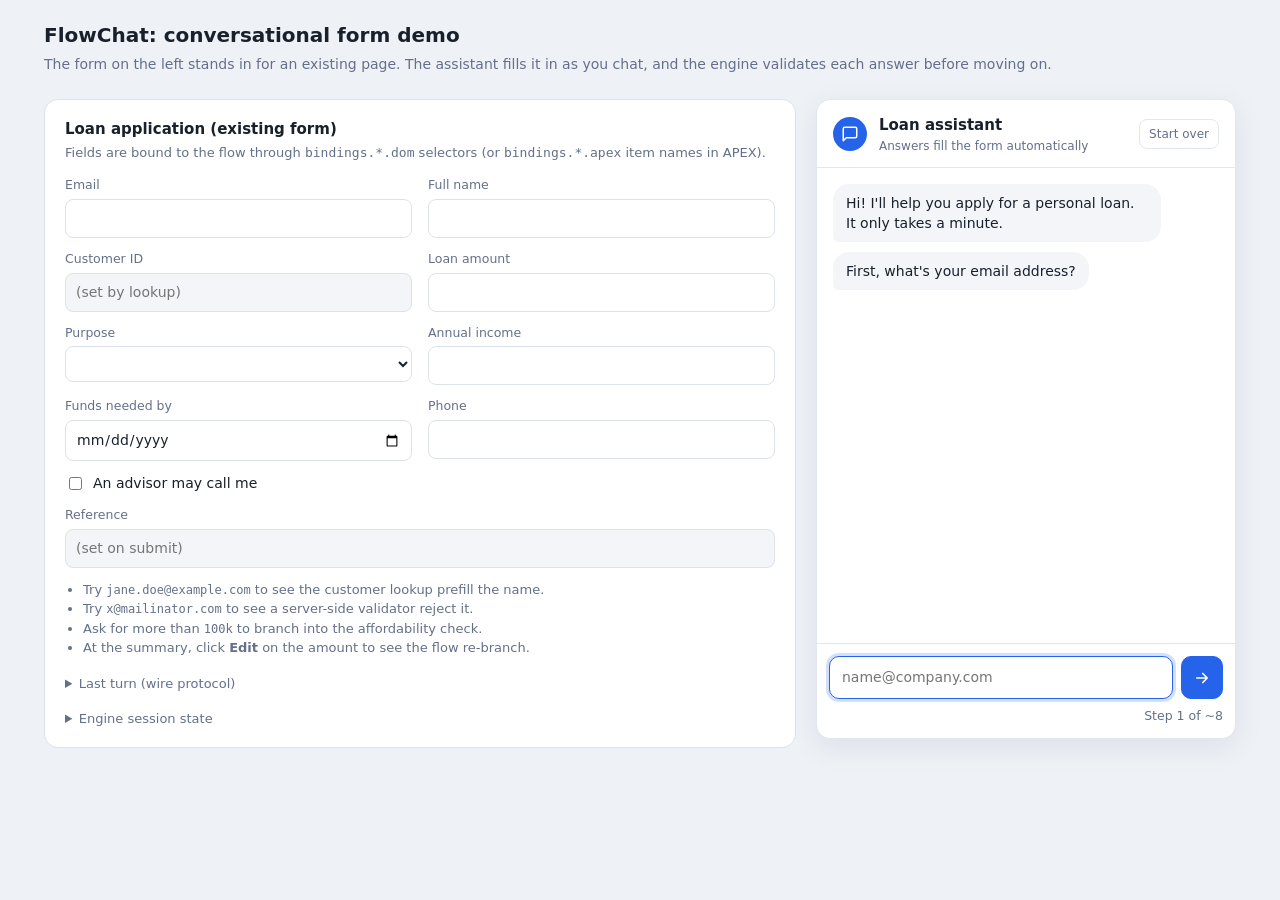
<file: demo/index.html>
<!doctype html>
<html lang="en">
<head>
<meta charset="utf-8">
<meta name="viewport" content="width=device-width, initial-scale=1">
<title>FlowChat Demo</title>
<style>
  :root {
    --bg: #eef1f6; --panel: #fff; --text: #18202c; --muted: #64708a; --border: #dde2ea; --accent: #2563eb;
    --code-bg: #0f172a; --code-text: #cbd5e1;
  }
  @media (prefers-color-scheme: dark) {
    :root:not([data-theme="light"]) { --bg: #0d1117; --panel: #161b24; --text: #e8ecf3; --muted: #97a1b6; --border: #2e3747; }
  }
  :root[data-theme="dark"] { --bg: #0d1117; --panel: #161b24; --text: #e8ecf3; --muted: #97a1b6; --border: #2e3747; }
  * { box-sizing: border-box; }
  body { margin: 0; background: var(--bg); color: var(--text); font: 15px/1.5 system-ui, -apple-system, "Segoe UI", Roboto, sans-serif; }
  .top { padding: 20px 24px 8px; max-width: 1240px; margin: 0 auto; }
  .top h1 { font-size: 20px; margin: 0 0 4px; }
  .top p { margin: 0; color: var(--muted); font-size: 14px; }
  main { max-width: 1240px; margin: 0 auto; padding: 16px 24px 32px; display: grid; grid-template-columns: 1fr 420px; gap: 20px; align-items: start; }
  .panel { background: var(--panel); border: 1px solid var(--border); border-radius: 14px; padding: 18px 20px; }
  .panel h2 { font-size: 15px; margin: 0 0 2px; }
  .panel .hint { color: var(--muted); font-size: 13px; margin: 0 0 14px; }
  form.classic { display: grid; grid-template-columns: 1fr 1fr; gap: 12px 16px; }
  form.classic label { display: flex; flex-direction: column; gap: 4px; font-size: 12.5px; color: var(--muted); }
  form.classic label.full { grid-column: 1 / -1; }
  form.classic input, form.classic select { font: inherit; font-size: 14px; color: var(--text); background: var(--panel);
    border: 1px solid var(--border); border-radius: 8px; padding: 8px 10px; }
  form.classic .check { flex-direction: row; align-items: center; gap: 8px; color: var(--text); font-size: 14px; }
  form.classic input[readonly] { background: color-mix(in srgb, var(--border) 35%, var(--panel)); }
  details { margin-top: 16px; }
  summary { cursor: pointer; font-size: 13px; color: var(--muted); }
  pre { background: var(--code-bg); color: var(--code-text); border-radius: 10px; padding: 12px; font-size: 12px; max-height: 320px; overflow: auto; margin: 8px 0 0; }
  .tips { font-size: 13px; color: var(--muted); margin: 12px 0 0; padding-left: 18px; }
  .tips code { font-size: 12px; }
  flow-chat { position: sticky; top: 16px; --fc-height: min(640px, calc(100vh - 40px)); }
  @media (max-width: 900px) {
    main { grid-template-columns: 1fr; padding: 12px 16px 24px; }
    .top { padding: 16px 16px 4px; }
    flow-chat { position: static; order: -1; --fc-height: 520px; }
    form.classic { grid-template-columns: 1fr; }
  }
</style>
</head>
<body>
  <div class="top">
    <h1>FlowChat: conversational form demo</h1>
    <p>The form on the left stands in for an existing page. The assistant fills it in as you chat, and the engine validates each answer before moving on.</p>
  </div>

  <main>
    <section class="panel">
      <h2>Loan application (existing form)</h2>
      <p class="hint">Fields are bound to the flow through <code>bindings.*.dom</code> selectors (or <code>bindings.*.apex</code> item names in APEX).</p>
      <form class="classic" id="loanForm" onsubmit="return false">
        <label>Email <input id="email" type="email"></label>
        <label>Full name <input id="applicant_name"></label>
        <label>Customer ID <input id="customer_id" readonly placeholder="(set by lookup)"></label>
        <label>Loan amount <input id="amount" inputmode="decimal"></label>
        <label>Purpose
          <select id="purpose">
            <option value=""></option><option value="HOME">Home improvement</option><option value="CAR">Car</option>
            <option value="EDU">Education</option><option value="DEBT">Debt consolidation</option><option value="OTHER">Something else</option>
          </select>
        </label>
        <label>Annual income <input id="annual_income" inputmode="decimal"></label>
        <label>Funds needed by <input id="start_date" type="date"></label>
        <label>Phone <input id="phone" type="tel"></label>
        <label class="full check"><input id="contact_ok" type="checkbox"> An advisor may call me</label>
        <label class="full">Reference <input id="reference" readonly placeholder="(set on submit)"></label>
      </form>

      <ul class="tips">
        <li>Try <code>jane.doe@example.com</code> to see the customer lookup prefill the name.</li>
        <li>Try <code>x@mailinator.com</code> to see a server-side validator reject it.</li>
        <li>Ask for more than <code>100k</code> to branch into the affordability check.</li>
        <li>At the summary, click <b>Edit</b> on the amount to see the flow re-branch.</li>
      </ul>

      <details>
        <summary>Last turn (wire protocol)</summary>
        <pre id="turnJson">-</pre>
      </details>
      <details>
        <summary>Engine session state</summary>
        <pre id="stateJson">-</pre>
      </details>
    </section>

    <flow-chat id="chat" flow="loan_application" transport="local" adapter="dom" form="#loanForm"
               heading="Loan assistant" subheading="Answers fill the form automatically" manual-start></flow-chat>
  </main>

  <script src="../widget/flowchat-engine.js"></script>
  <script src="../widget/flowchat.js"></script>
  <script src="demo-connectors.js"></script>
  <script src="demo-lovs.js"></script>
  <script>
    (async function () {
      const chat = document.getElementById('chat');
      try {
        const flow = await fetch('../flows/loan_application.json').then((r) => r.json());
        const engine = FlowChatEngine.createEngine({ flows: [flow], connectors: FlowChatDemoConnectors, lovs: FlowChatDemoLovs });
        chat.configure({ transport: new FlowChat.LocalTransport(engine) });
        chat.addEventListener('fc-turn', (e) => {
          document.getElementById('turnJson').textContent = JSON.stringify(e.detail, null, 2);
          document.getElementById('stateJson').textContent = JSON.stringify(engine.getState(chat.sessionId), null, 2);
        });
        chat.start();
      } catch (e) {
        document.getElementById('turnJson').textContent = 'Could not load the flow: ' + e.message + '\nServe this folder over HTTP (see README).';
      }
    })();
  </script>
</body>
</html>
</file>
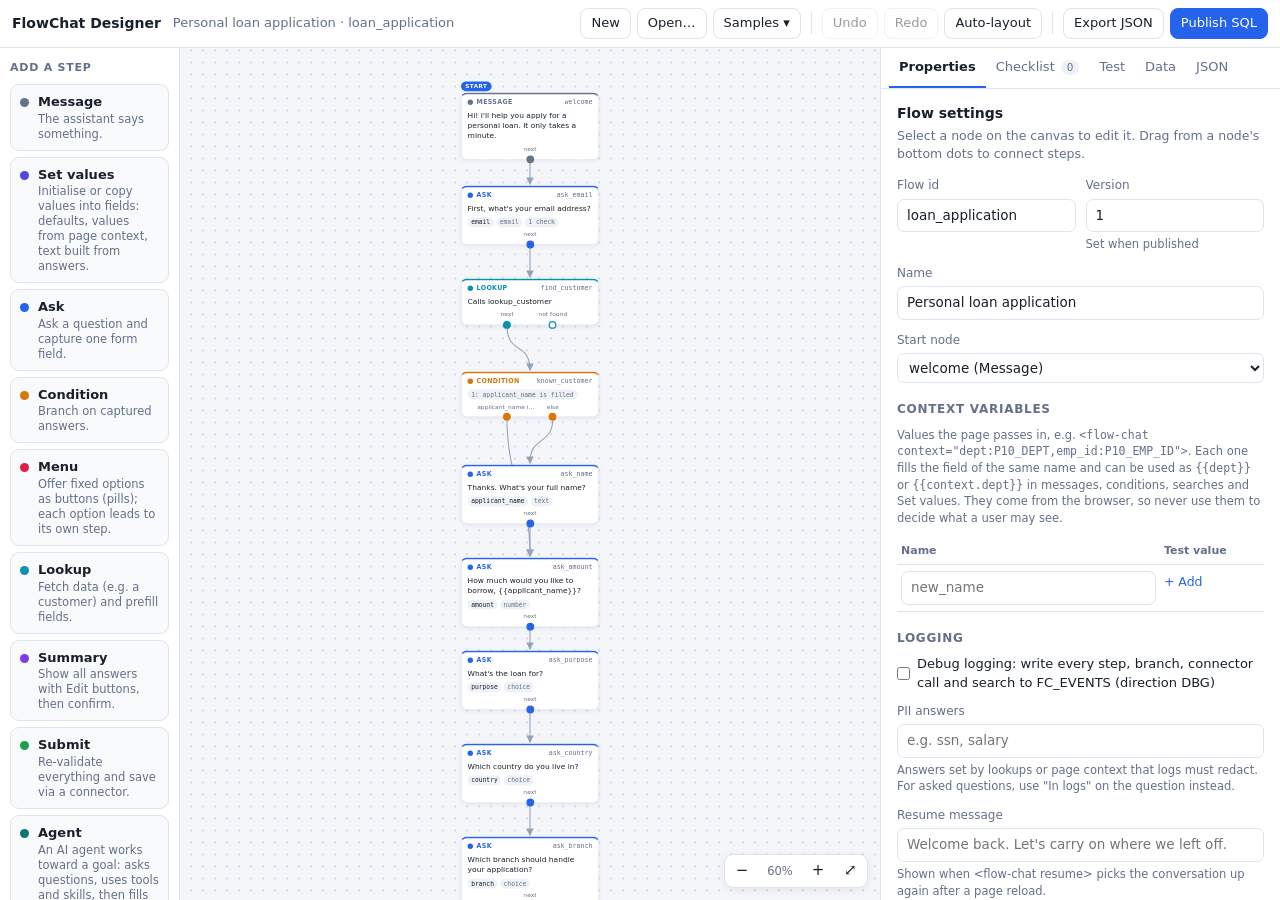
<file: designer/index.html>
<!doctype html>
<html lang="en">
<head>
<meta charset="utf-8">
<meta name="viewport" content="width=device-width, initial-scale=1">
<title>FlowChat Designer</title>
<link rel="stylesheet" href="designer.css">
<style>
  html, body { margin: 0; height: 100%; }
  #fcd-root { --fcd-height: 100vh; }
</style>
</head>
<body class="fcd-page">
  <!-- The designer renders itself into this element. The same element works inside an APEX region. -->
  <div id="fcd-root" data-flows-base="../flows/"></div>

  <script src="../widget/flowchat-engine.js"></script>
  <script src="../widget/flowchat.js"></script>
  <script src="designer.js"></script>
</body>
</html>
</file>
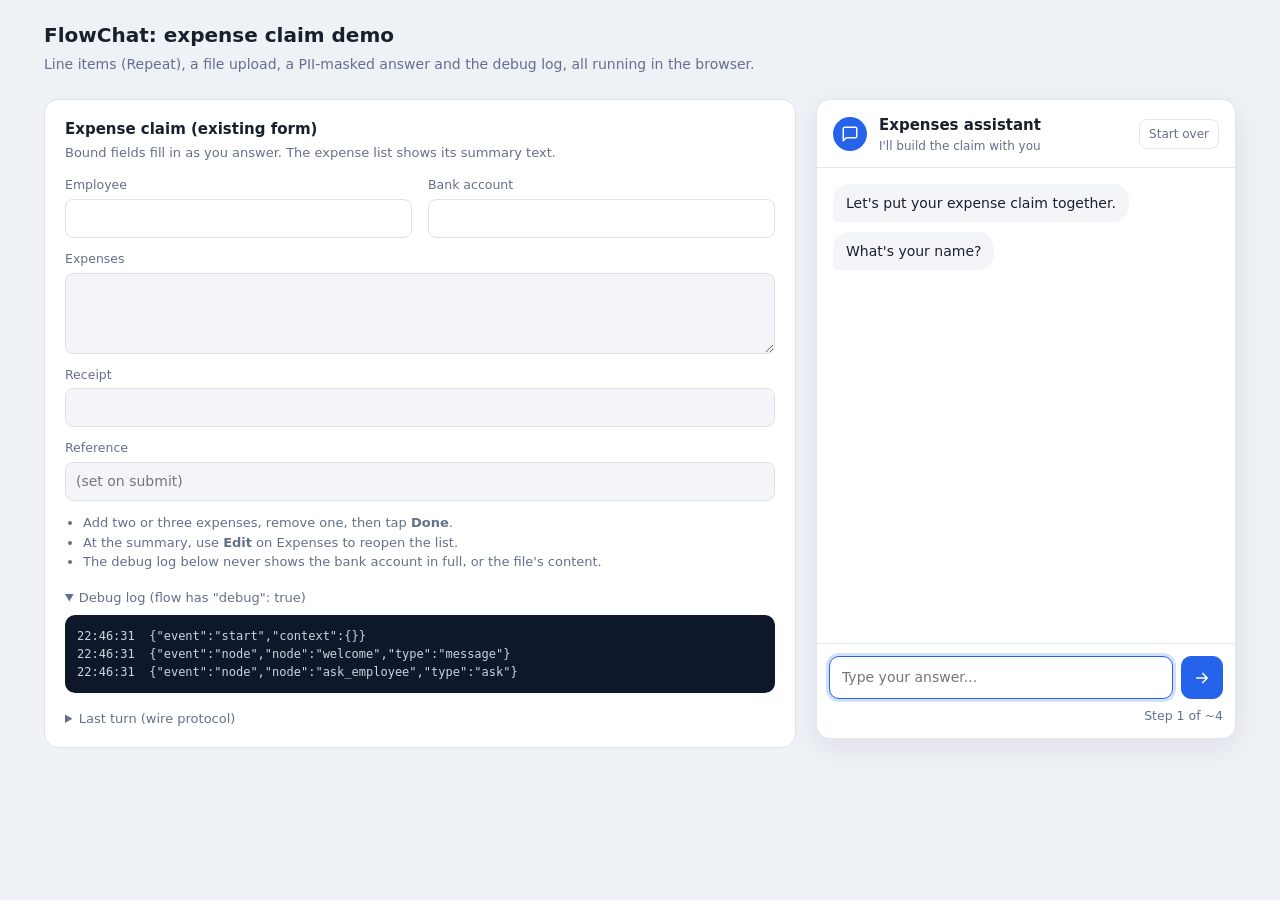
<file: demo/expenses.html>
<!doctype html>
<html lang="en">
<head>
<meta charset="utf-8">
<meta name="viewport" content="width=device-width, initial-scale=1">
<title>FlowChat Expenses Demo</title>
<style>
  :root { --bg: #eef1f6; --panel: #fff; --text: #18202c; --muted: #64708a; --border: #dde2ea; --code-bg: #0f172a; --code-text: #cbd5e1; }
  @media (prefers-color-scheme: dark) {
    :root:not([data-theme="light"]) { --bg: #0d1117; --panel: #161b24; --text: #e8ecf3; --muted: #97a1b6; --border: #2e3747; }
  }
  :root[data-theme="dark"] { --bg: #0d1117; --panel: #161b24; --text: #e8ecf3; --muted: #97a1b6; --border: #2e3747; }
  * { box-sizing: border-box; }
  body { margin: 0; background: var(--bg); color: var(--text); font: 15px/1.5 system-ui, -apple-system, "Segoe UI", Roboto, sans-serif; }
  .top { padding: 20px 24px 8px; max-width: 1240px; margin: 0 auto; }
  .top h1 { font-size: 20px; margin: 0 0 4px; }
  .top p { margin: 0; color: var(--muted); font-size: 14px; }
  main { max-width: 1240px; margin: 0 auto; padding: 16px 24px 32px; display: grid; grid-template-columns: 1fr 420px; gap: 20px; align-items: start; }
  .panel { background: var(--panel); border: 1px solid var(--border); border-radius: 14px; padding: 18px 20px; min-width: 0; }
  .panel h2 { font-size: 15px; margin: 0 0 2px; }
  .panel .hint { color: var(--muted); font-size: 13px; margin: 0 0 14px; }
  form.classic { display: grid; grid-template-columns: 1fr 1fr; gap: 12px 16px; }
  form.classic label { display: flex; flex-direction: column; gap: 4px; font-size: 12.5px; color: var(--muted); }
  form.classic label.full { grid-column: 1 / -1; }
  form.classic input, form.classic textarea { font: inherit; font-size: 14px; color: var(--text); background: var(--panel);
    border: 1px solid var(--border); border-radius: 8px; padding: 8px 10px; }
  form.classic input[readonly], form.classic textarea[readonly] { background: color-mix(in srgb, var(--border) 35%, var(--panel)); }
  details { margin-top: 16px; }
  summary { cursor: pointer; font-size: 13px; color: var(--muted); }
  pre { background: var(--code-bg); color: var(--code-text); border-radius: 10px; padding: 12px; font-size: 12px; max-height: 320px; overflow: auto; margin: 8px 0 0; white-space: pre-wrap; overflow-wrap: anywhere; }
  .tips { font-size: 13px; color: var(--muted); margin: 12px 0 0; padding-left: 18px; }
  flow-chat { position: sticky; top: 16px; --fc-height: min(640px, calc(100vh - 40px)); }
  @media (max-width: 900px) {
    main { grid-template-columns: 1fr; padding: 12px 16px 24px; }
    .top { padding: 16px 16px 4px; }
    flow-chat { position: static; order: -1; --fc-height: 540px; }
    form.classic { grid-template-columns: 1fr; }
  }
</style>
</head>
<body>
  <div class="top">
    <h1>FlowChat: expense claim demo</h1>
    <p>Line items (Repeat), a file upload, a PII-masked answer and the debug log, all running in the browser.</p>
  </div>

  <main>
    <section class="panel">
      <h2>Expense claim (existing form)</h2>
      <p class="hint">Bound fields fill in as you answer. The expense list shows its summary text.</p>
      <form class="classic" id="claimForm" onsubmit="return false">
        <label>Employee <input id="employee"></label>
        <label>Bank account <input id="bank_account"></label>
        <label class="full">Expenses <textarea id="lines" rows="3" readonly></textarea></label>
        <label class="full">Receipt <input id="receipt" readonly></label>
        <label class="full">Reference <input id="reference" readonly placeholder="(set on submit)"></label>
      </form>
      <ul class="tips">
        <li>Add two or three expenses, remove one, then tap <b>Done</b>.</li>
        <li>At the summary, use <b>Edit</b> on Expenses to reopen the list.</li>
        <li>The debug log below never shows the bank account in full, or the file's content.</li>
      </ul>
      <details open>
        <summary>Debug log (flow has "debug": true)</summary>
        <pre id="debugLog">-</pre>
      </details>
      <details>
        <summary>Last turn (wire protocol)</summary>
        <pre id="turnJson">-</pre>
      </details>
    </section>

    <flow-chat id="chat" flow="expense_claim" transport="local" adapter="dom" form="#claimForm"
               heading="Expenses assistant" subheading="I'll build the claim with you" manual-start></flow-chat>
  </main>

  <script src="../widget/flowchat-engine.js"></script>
  <script src="../widget/flowchat.js"></script>
  <script>
    (async function () {
      const chat = document.getElementById('chat');
      const log = document.getElementById('debugLog');
      const lines = [];
      try {
        const flow = await fetch('../flows/expense_claim.json').then((r) => r.json());
        let ref = 5001;
        const engine = FlowChatEngine.createEngine({
          flows: [flow],
          onDebug: (e) => {
            const { sessionId, flowId, version, at, ...rest } = e;
            lines.push(at.slice(11, 19) + '  ' + JSON.stringify(rest));
            log.textContent = lines.slice(-60).join('\n');
            log.scrollTop = log.scrollHeight;
          },
          connectors: {
            submit_claim: async (p) => {
              const total = p.slots.lines.reduce((s, l) => s + Number(l.amount), 0);
              return { ok: true, slots: { reference: 'EXP-' + (ref++) }, message: 'Total claimed: $' + total.toFixed(2) + '.' };
            }
          }
        });
        chat.configure({ transport: new FlowChat.LocalTransport(engine) });
        chat.addEventListener('fc-turn', (e) => { document.getElementById('turnJson').textContent = JSON.stringify(e.detail, null, 2); });
        chat.start();
      } catch (e) {
        document.getElementById('turnJson').textContent = 'Could not load the flow: ' + e.message + '\nServe this folder over HTTP (see README).';
      }
    })();
  </script>
</body>
</html>
</file>
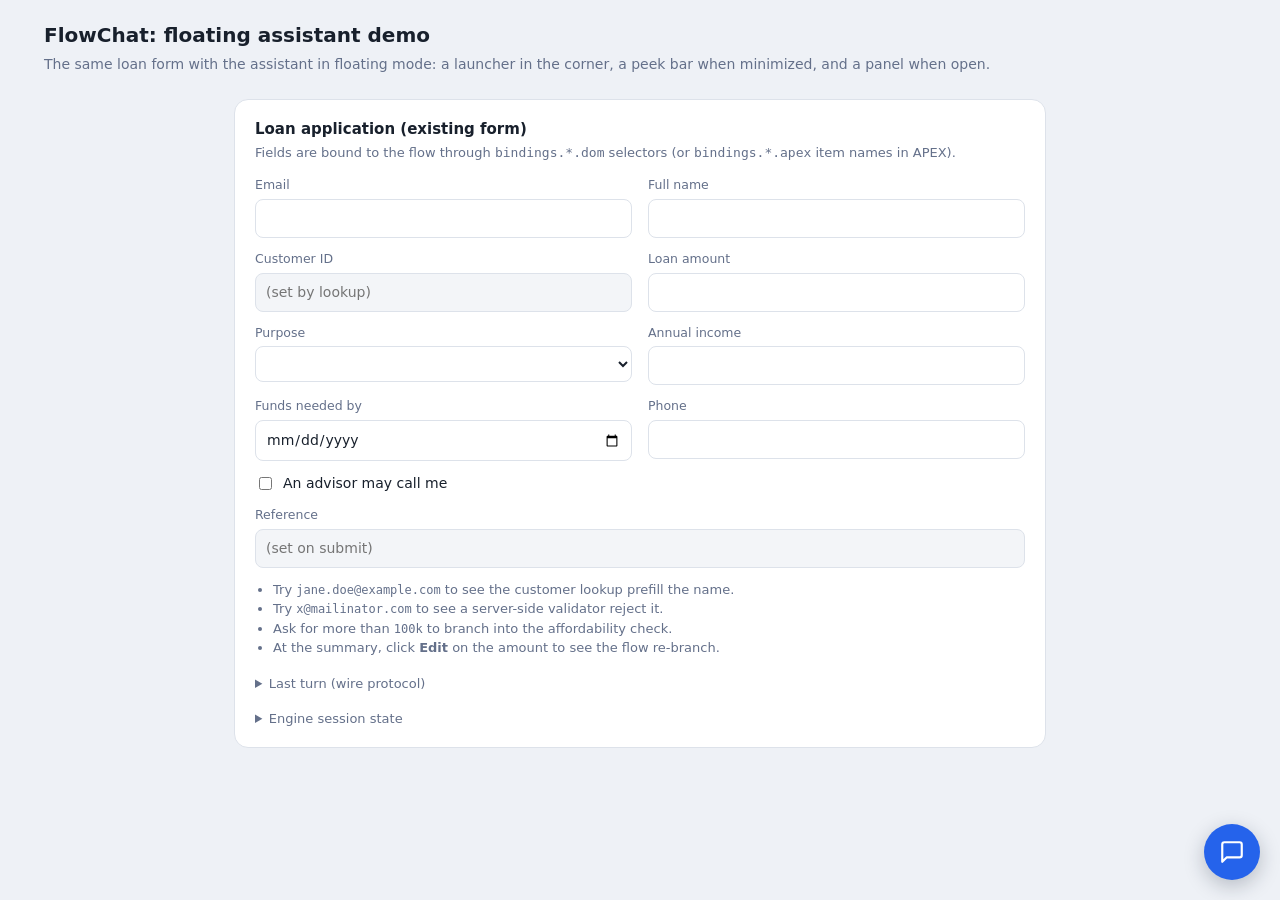
<file: demo/floating.html>
<!doctype html>
<html lang="en">
<head>
<meta charset="utf-8">
<meta name="viewport" content="width=device-width, initial-scale=1">
<title>FlowChat Floating Demo</title>
<style>
  :root {
    --bg: #eef1f6; --panel: #fff; --text: #18202c; --muted: #64708a; --border: #dde2ea; --accent: #2563eb;
    --code-bg: #0f172a; --code-text: #cbd5e1;
  }
  @media (prefers-color-scheme: dark) {
    :root:not([data-theme="light"]) { --bg: #0d1117; --panel: #161b24; --text: #e8ecf3; --muted: #97a1b6; --border: #2e3747; }
  }
  :root[data-theme="dark"] { --bg: #0d1117; --panel: #161b24; --text: #e8ecf3; --muted: #97a1b6; --border: #2e3747; }
  * { box-sizing: border-box; }
  body { margin: 0; background: var(--bg); color: var(--text); font: 15px/1.5 system-ui, -apple-system, "Segoe UI", Roboto, sans-serif; }
  .top { padding: 20px 24px 8px; max-width: 1240px; margin: 0 auto; }
  .top h1 { font-size: 20px; margin: 0 0 4px; }
  .top p { margin: 0; color: var(--muted); font-size: 14px; }
  main { max-width: 860px; margin: 0 auto; padding: 16px 24px 120px; display: grid; grid-template-columns: 1fr; gap: 20px; align-items: start; }
  .panel { background: var(--panel); border: 1px solid var(--border); border-radius: 14px; padding: 18px 20px; }
  .panel h2 { font-size: 15px; margin: 0 0 2px; }
  .panel .hint { color: var(--muted); font-size: 13px; margin: 0 0 14px; }
  form.classic { display: grid; grid-template-columns: 1fr 1fr; gap: 12px 16px; }
  form.classic label { display: flex; flex-direction: column; gap: 4px; font-size: 12.5px; color: var(--muted); }
  form.classic label.full { grid-column: 1 / -1; }
  form.classic input, form.classic select { font: inherit; font-size: 14px; color: var(--text); background: var(--panel);
    border: 1px solid var(--border); border-radius: 8px; padding: 8px 10px; }
  form.classic .check { flex-direction: row; align-items: center; gap: 8px; color: var(--text); font-size: 14px; }
  form.classic input[readonly] { background: color-mix(in srgb, var(--border) 35%, var(--panel)); }
  details { margin-top: 16px; }
  summary { cursor: pointer; font-size: 13px; color: var(--muted); }
  pre { background: var(--code-bg); color: var(--code-text); border-radius: 10px; padding: 12px; font-size: 12px; max-height: 320px; overflow: auto; margin: 8px 0 0; }
  .tips { font-size: 13px; color: var(--muted); margin: 12px 0 0; padding-left: 18px; }
  .tips code { font-size: 12px; }
  @media (max-width: 900px) {
    main { grid-template-columns: 1fr; padding: 12px 16px 24px; }
    .top { padding: 16px 16px 4px; }
    form.classic { grid-template-columns: 1fr; }
  }
</style>
</head>
<body>
  <div class="top">
    <h1>FlowChat: floating assistant demo</h1>
    <p>The same loan form with the assistant in floating mode: a launcher in the corner, a peek bar when minimized, and a panel when open.</p>
  </div>

  <main>
    <section class="panel">
      <h2>Loan application (existing form)</h2>
      <p class="hint">Fields are bound to the flow through <code>bindings.*.dom</code> selectors (or <code>bindings.*.apex</code> item names in APEX).</p>
      <form class="classic" id="loanForm" onsubmit="return false">
        <label>Email <input id="email" type="email"></label>
        <label>Full name <input id="applicant_name"></label>
        <label>Customer ID <input id="customer_id" readonly placeholder="(set by lookup)"></label>
        <label>Loan amount <input id="amount" inputmode="decimal"></label>
        <label>Purpose
          <select id="purpose">
            <option value=""></option><option value="HOME">Home improvement</option><option value="CAR">Car</option>
            <option value="EDU">Education</option><option value="DEBT">Debt consolidation</option><option value="OTHER">Something else</option>
          </select>
        </label>
        <label>Annual income <input id="annual_income" inputmode="decimal"></label>
        <label>Funds needed by <input id="start_date" type="date"></label>
        <label>Phone <input id="phone" type="tel"></label>
        <label class="full check"><input id="contact_ok" type="checkbox"> An advisor may call me</label>
        <label class="full">Reference <input id="reference" readonly placeholder="(set on submit)"></label>
      </form>

      <ul class="tips">
        <li>Try <code>jane.doe@example.com</code> to see the customer lookup prefill the name.</li>
        <li>Try <code>x@mailinator.com</code> to see a server-side validator reject it.</li>
        <li>Ask for more than <code>100k</code> to branch into the affordability check.</li>
        <li>At the summary, click <b>Edit</b> on the amount to see the flow re-branch.</li>
      </ul>

      <details>
        <summary>Last turn (wire protocol)</summary>
        <pre id="turnJson">-</pre>
      </details>
      <details>
        <summary>Engine session state</summary>
        <pre id="stateJson">-</pre>
      </details>
    </section>

    <flow-chat id="chat" flow="loan_application" transport="local" adapter="dom" form="#loanForm"
               heading="Loan assistant" subheading="Answers fill the form automatically" manual-start
               display="floating" position="bottom-right"
               teaser="Need a hand with this form?" teaser-delay="1500"></flow-chat>
  </main>

  <script src="../widget/flowchat-engine.js"></script>
  <script src="../widget/flowchat.js"></script>
  <script src="demo-connectors.js"></script>
  <script src="demo-lovs.js"></script>
  <script>
    (async function () {
      const chat = document.getElementById('chat');
      try {
        const flow = await fetch('../flows/loan_application.json').then((r) => r.json());
        const engine = FlowChatEngine.createEngine({ flows: [flow], connectors: FlowChatDemoConnectors, lovs: FlowChatDemoLovs });
        chat.configure({ transport: new FlowChat.LocalTransport(engine) });
        chat.addEventListener('fc-turn', (e) => {
          document.getElementById('turnJson').textContent = JSON.stringify(e.detail, null, 2);
          document.getElementById('stateJson').textContent = JSON.stringify(engine.getState(chat.sessionId), null, 2);
        });
        // floating + manual-start: the conversation starts when the chat is first opened
      } catch (e) {
        document.getElementById('turnJson').textContent = 'Could not load the flow: ' + e.message + '\nServe this folder over HTTP (see README).';
      }
    })();
  </script>
</body>
</html>
</file>
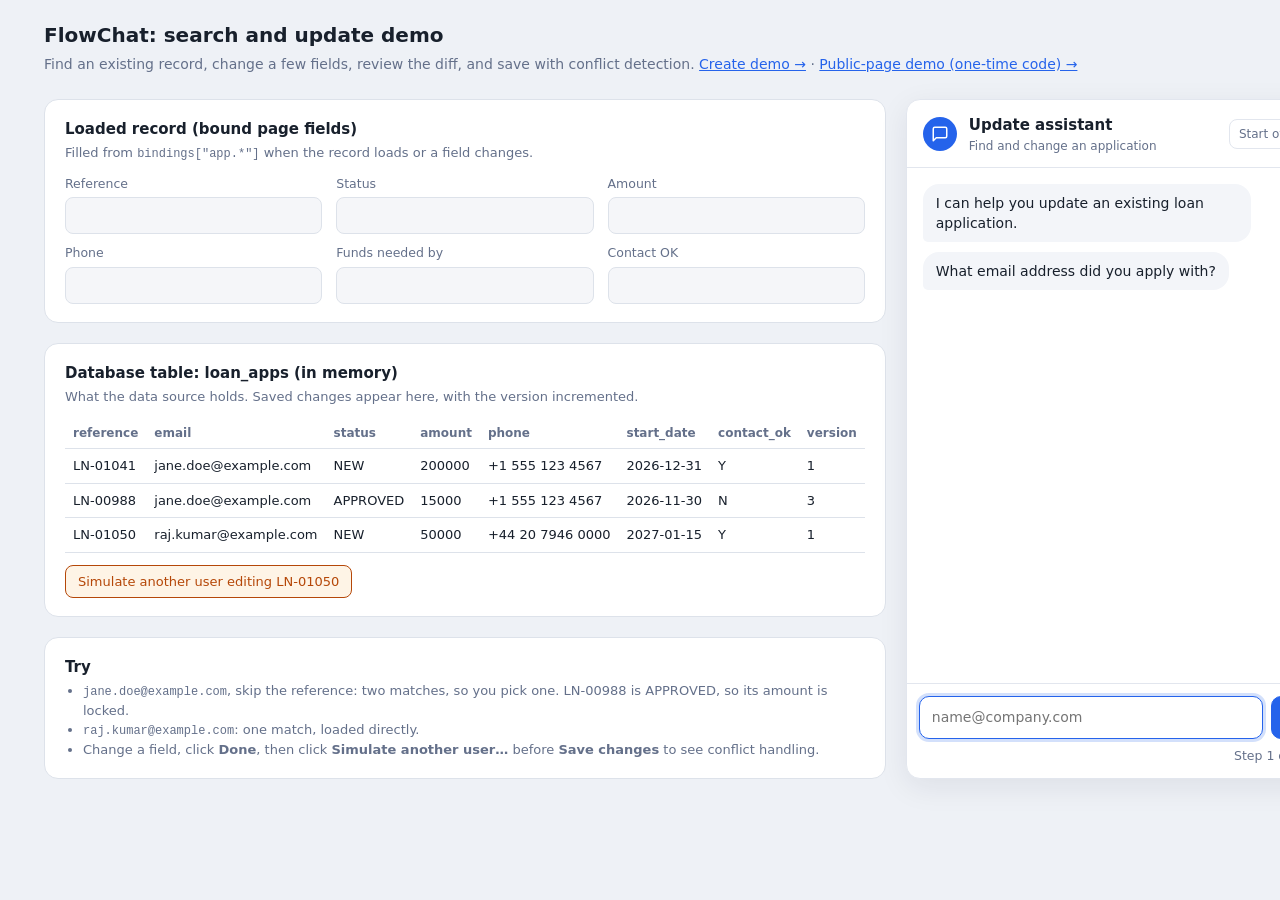
<file: demo/update.html>
<!doctype html>
<html lang="en">
<head>
<meta charset="utf-8">
<meta name="viewport" content="width=device-width, initial-scale=1">
<title>FlowChat Update Demo</title>
<style>
  :root {
    --bg: #eef1f6; --panel: #fff; --text: #18202c; --muted: #64708a; --border: #dde2ea; --accent: #2563eb;
    --hl: rgba(37, 99, 235, .12); --warn: #b54708; --warn-bg: #fef4e6;
  }
  @media (prefers-color-scheme: dark) {
    :root:not([data-theme="light"]) { --bg: #0d1117; --panel: #161b24; --text: #e8ecf3; --muted: #97a1b6; --border: #2e3747; --hl: rgba(96, 140, 255, .18); --warn: #f5b25c; --warn-bg: #3a2c16; }
  }
  :root[data-theme="dark"] { --bg: #0d1117; --panel: #161b24; --text: #e8ecf3; --muted: #97a1b6; --border: #2e3747; --hl: rgba(96, 140, 255, .18); --warn: #f5b25c; --warn-bg: #3a2c16; }
  * { box-sizing: border-box; }
  body { margin: 0; background: var(--bg); color: var(--text); font: 15px/1.5 system-ui, -apple-system, "Segoe UI", Roboto, sans-serif; }
  .top { padding: 20px 24px 8px; max-width: 1240px; margin: 0 auto; }
  .top h1 { font-size: 20px; margin: 0 0 4px; }
  .top p { margin: 0; color: var(--muted); font-size: 14px; }
  .top a { color: var(--accent); }
  main { max-width: 1240px; margin: 0 auto; padding: 16px 24px 32px; display: grid; grid-template-columns: 1fr 420px; gap: 20px; align-items: start; }
  .panel { background: var(--panel); border: 1px solid var(--border); border-radius: 14px; padding: 18px 20px; margin-bottom: 20px; }
  .panel h2 { font-size: 15px; margin: 0 0 2px; }
  .hint { color: var(--muted); font-size: 13px; margin: 0 0 12px; }
  .form { display: grid; grid-template-columns: 1fr 1fr 1fr; gap: 10px 14px; }
  .form label { display: flex; flex-direction: column; gap: 4px; font-size: 12.5px; color: var(--muted); }
  .form input { font: inherit; font-size: 14px; color: var(--text); background: color-mix(in srgb, var(--border) 30%, var(--panel)); border: 1px solid var(--border); border-radius: 8px; padding: 7px 10px; }
  .table-wrap { overflow-x: auto; }
  table { width: 100%; border-collapse: collapse; font-size: 13px; }
  th { text-align: left; color: var(--muted); font-weight: 600; font-size: 12px; padding: 6px 8px; border-bottom: 1px solid var(--border); white-space: nowrap; }
  td { padding: 7px 8px; border-bottom: 1px solid var(--border); white-space: nowrap; font-variant-numeric: tabular-nums; }
  td.changed { background: var(--hl); transition: background 1.5s; }
  .row-actions { display: flex; gap: 10px; align-items: center; flex-wrap: wrap; margin-top: 12px; }
  button.sim { font: inherit; font-size: 13px; border: 1px solid var(--warn); color: var(--warn); background: var(--warn-bg); border-radius: 8px; padding: 6px 12px; cursor: pointer; }
  ul.tips { font-size: 13px; color: var(--muted); margin: 0; padding-left: 18px; }
  code { font-size: 12px; }
  flow-chat { position: sticky; top: 16px; --fc-height: min(680px, calc(100vh - 40px)); }
  @media (max-width: 900px) {
    main { grid-template-columns: 1fr; padding: 12px 16px 24px; }
    .top { padding: 16px 16px 4px; }
    flow-chat { position: static; order: -1; --fc-height: 560px; }
    .form { grid-template-columns: 1fr 1fr; }
  }
</style>
</head>
<body>
  <div class="top">
    <h1>FlowChat: search and update demo</h1>
    <p>Find an existing record, change a few fields, review the diff, and save with conflict detection. <a href="index.html">Create demo →</a> · <a href="verify.html">Public-page demo (one-time code) →</a></p>
  </div>
  <main>
    <section>
      <div class="panel">
        <h2>Loaded record (bound page fields)</h2>
        <p class="hint">Filled from <code>bindings["app.*"]</code> when the record loads or a field changes.</p>
        <div class="form">
          <label>Reference <input id="u_reference" readonly></label>
          <label>Status <input id="u_status" readonly></label>
          <label>Amount <input id="u_amount" readonly></label>
          <label>Phone <input id="u_phone" readonly></label>
          <label>Funds needed by <input id="u_start_date" readonly></label>
          <label>Contact OK <input id="u_contact_ok" readonly></label>
        </div>
      </div>

      <div class="panel">
        <h2>Database table: loan_apps (in memory)</h2>
        <p class="hint">What the data source holds. Saved changes appear here, with the version incremented.</p>
        <div class="table-wrap"><table id="tbl"></table></div>
        <div class="row-actions">
          <button class="sim" id="simEdit" title="Changes the phone of LN-01050 and bumps its version, like a colleague saving at the same time">Simulate another user editing LN-01050</button>
        </div>
      </div>

      <div class="panel">
        <h2>Try</h2>
        <ul class="tips">
          <li><code>jane.doe@example.com</code>, skip the reference: two matches, so you pick one. LN-00988 is APPROVED, so its amount is locked.</li>
          <li><code>raj.kumar@example.com</code>: one match, loaded directly.</li>
          <li>Change a field, click <b>Done</b>, then click <b>Simulate another user…</b> before <b>Save changes</b> to see conflict handling.</li>
        </ul>
      </div>
    </section>

    <flow-chat id="chat" flow="update_application" transport="local" adapter="dom"
               heading="Update assistant" subheading="Find and change an application" manual-start></flow-chat>
  </main>

  <script src="../widget/flowchat-engine.js"></script>
  <script src="../widget/flowchat.js"></script>
  <script src="demo-data-sources.js"></script>
  <script>
    (async function () {
      const chat = document.getElementById('chat');
      const src = FlowChatDemoData.create(FlowChatEngine);
      const cols = ['reference', 'email', 'status', 'amount', 'phone', 'start_date', 'contact_ok', 'version'];
      let prev = {};
      function renderTable() {
        const tbl = document.getElementById('tbl');
        tbl.innerHTML = '';
        const head = tbl.insertRow();
        cols.forEach((c) => { const th = document.createElement('th'); th.textContent = c; head.append(th); });
        src.rows.forEach((r) => {
          const tr = tbl.insertRow();
          cols.forEach((c) => {
            const td = tr.insertCell();
            td.textContent = r[c];
            const k = r.app_id + ':' + c;
            if (prev[k] !== undefined && prev[k] !== r[c]) { td.classList.add('changed'); setTimeout(() => td.classList.remove('changed'), 50); }
            prev[k] = r[c];
          });
        });
      }
      renderTable();
      document.getElementById('simEdit').onclick = () => {
        const r = src.rows.find((x) => x.reference === 'LN-01050');
        r.phone = '+44 20 7946 ' + String(Math.floor(1000 + Math.random() * 8999));
        r.version += 1;
        renderTable();
      };
      try {
        const flow = await fetch('../flows/update_application.json').then((r) => r.json());
        const engine = FlowChatEngine.createEngine({ flows: [flow], dataSources: { loan_apps: src } });
        chat.configure({ transport: new FlowChat.LocalTransport(engine) });
        chat.addEventListener('fc-turn', renderTable);
        chat.start();
      } catch (e) {
        alert('Could not load the flow: ' + e.message + '. Serve this folder over HTTP (see README).');
      }
    })();
  </script>
</body>
</html>
</file>
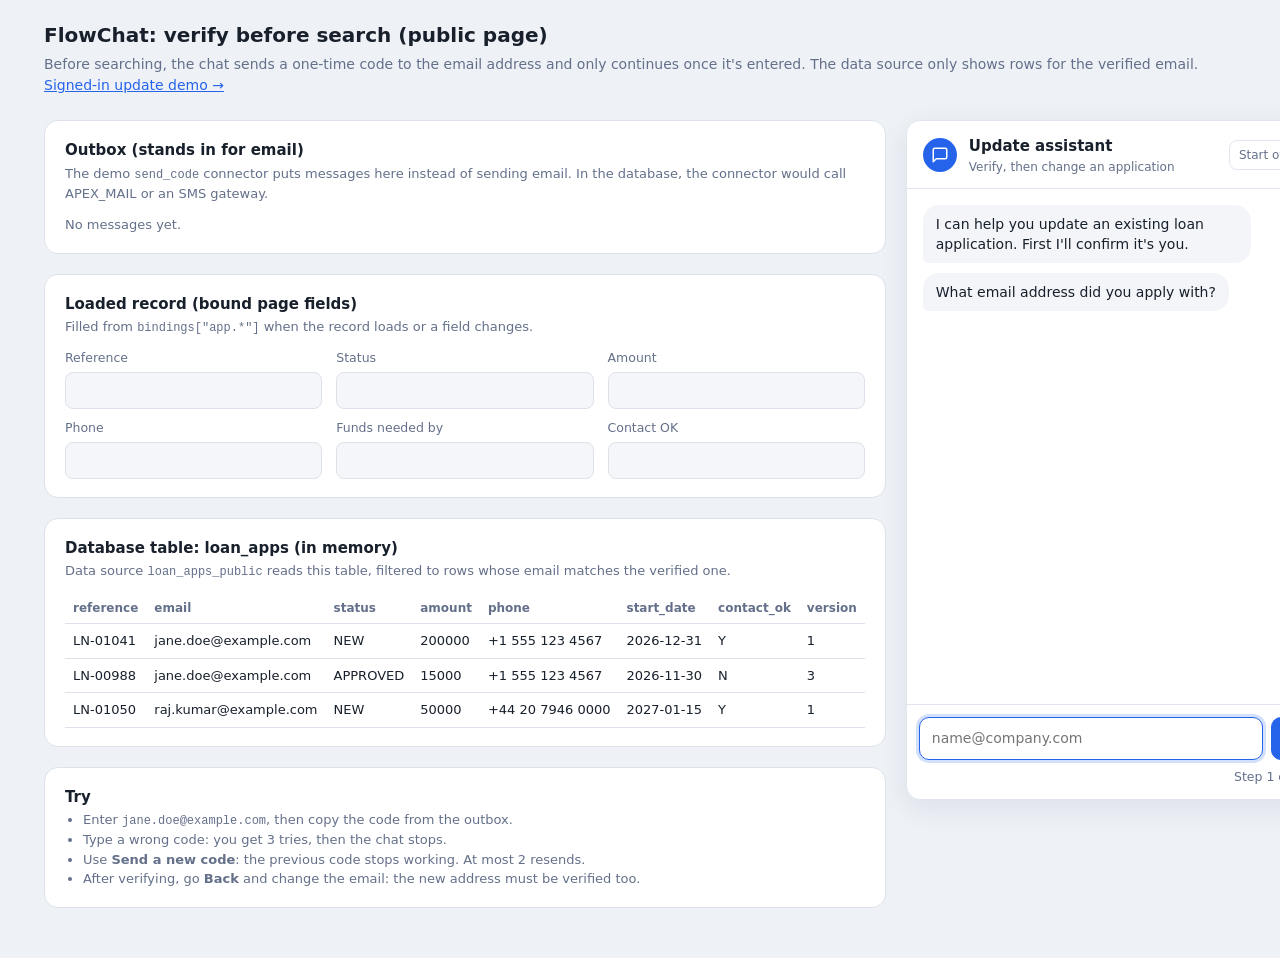
<file: demo/verify.html>
<!doctype html>
<html lang="en">
<head>
<meta charset="utf-8">
<meta name="viewport" content="width=device-width, initial-scale=1">
<title>FlowChat Verify Demo</title>
<style>
  :root {
    --bg: #eef1f6; --panel: #fff; --text: #18202c; --muted: #64708a; --border: #dde2ea; --accent: #2563eb;
    --hl: rgba(37, 99, 235, .12); --warn: #b54708; --warn-bg: #fef4e6;
  }
  @media (prefers-color-scheme: dark) {
    :root:not([data-theme="light"]) { --bg: #0d1117; --panel: #161b24; --text: #e8ecf3; --muted: #97a1b6; --border: #2e3747; --hl: rgba(96, 140, 255, .18); --warn: #f5b25c; --warn-bg: #3a2c16; }
  }
  :root[data-theme="dark"] { --bg: #0d1117; --panel: #161b24; --text: #e8ecf3; --muted: #97a1b6; --border: #2e3747; --hl: rgba(96, 140, 255, .18); --warn: #f5b25c; --warn-bg: #3a2c16; }
  * { box-sizing: border-box; }
  body { margin: 0; background: var(--bg); color: var(--text); font: 15px/1.5 system-ui, -apple-system, "Segoe UI", Roboto, sans-serif; }
  .top { padding: 20px 24px 8px; max-width: 1240px; margin: 0 auto; }
  .top h1 { font-size: 20px; margin: 0 0 4px; }
  .top p { margin: 0; color: var(--muted); font-size: 14px; }
  .top a { color: var(--accent); }
  main { max-width: 1240px; margin: 0 auto; padding: 16px 24px 32px; display: grid; grid-template-columns: 1fr 420px; gap: 20px; align-items: start; }
  .panel { background: var(--panel); border: 1px solid var(--border); border-radius: 14px; padding: 18px 20px; margin-bottom: 20px; }
  .panel h2 { font-size: 15px; margin: 0 0 2px; }
  .hint { color: var(--muted); font-size: 13px; margin: 0 0 12px; }
  .form { display: grid; grid-template-columns: 1fr 1fr 1fr; gap: 10px 14px; }
  .form label { display: flex; flex-direction: column; gap: 4px; font-size: 12.5px; color: var(--muted); }
  .form input { font: inherit; font-size: 14px; color: var(--text); background: color-mix(in srgb, var(--border) 30%, var(--panel)); border: 1px solid var(--border); border-radius: 8px; padding: 7px 10px; }
  .table-wrap { overflow-x: auto; }
  table { width: 100%; border-collapse: collapse; font-size: 13px; }
  th { text-align: left; color: var(--muted); font-weight: 600; font-size: 12px; padding: 6px 8px; border-bottom: 1px solid var(--border); white-space: nowrap; }
  td { padding: 7px 8px; border-bottom: 1px solid var(--border); white-space: nowrap; font-variant-numeric: tabular-nums; }
  td.changed { background: var(--hl); transition: background 1.5s; }
  .row-actions { display: flex; gap: 10px; align-items: center; flex-wrap: wrap; margin-top: 12px; }
  button.sim { font: inherit; font-size: 13px; border: 1px solid var(--warn); color: var(--warn); background: var(--warn-bg); border-radius: 8px; padding: 6px 12px; cursor: pointer; }
  ul.tips { font-size: 13px; color: var(--muted); margin: 0; padding-left: 18px; }
  code { font-size: 12px; }
  .outbox { display: flex; flex-direction: column; gap: 8px; }
  .mail { border: 1px solid var(--border); border-radius: 10px; padding: 10px 12px; font-size: 13.5px; }
  .mail .meta { color: var(--muted); font-size: 12px; }
  .mail b { font-size: 18px; letter-spacing: 2px; font-variant-numeric: tabular-nums; }
  .empty { color: var(--muted); font-size: 13px; }
  flow-chat { position: sticky; top: 16px; --fc-height: min(680px, calc(100vh - 40px)); }
  @media (max-width: 900px) {
    main { grid-template-columns: 1fr; padding: 12px 16px 24px; }
    .top { padding: 16px 16px 4px; }
    flow-chat { position: static; order: -1; --fc-height: 560px; }
    .form { grid-template-columns: 1fr 1fr; }
  }
</style>
</head>
<body>
  <div class="top">
    <h1>FlowChat: verify before search (public page)</h1>
    <p>Before searching, the chat sends a one-time code to the email address and only continues once it's entered. The data source only shows rows for the verified email. <a href="update.html">Signed-in update demo →</a></p>
  </div>
  <main>
    <section>
      <div class="panel">
        <h2>Outbox (stands in for email)</h2>
        <p class="hint">The demo <code>send_code</code> connector puts messages here instead of sending email. In the database, the connector would call APEX_MAIL or an SMS gateway.</p>
        <div class="outbox" id="outbox"><span class="empty">No messages yet.</span></div>
      </div>

      <div class="panel">
        <h2>Loaded record (bound page fields)</h2>
        <p class="hint">Filled from <code>bindings["app.*"]</code> when the record loads or a field changes.</p>
        <div class="form">
          <label>Reference <input id="u_reference" readonly></label>
          <label>Status <input id="u_status" readonly></label>
          <label>Amount <input id="u_amount" readonly></label>
          <label>Phone <input id="u_phone" readonly></label>
          <label>Funds needed by <input id="u_start_date" readonly></label>
          <label>Contact OK <input id="u_contact_ok" readonly></label>
        </div>
      </div>

      <div class="panel">
        <h2>Database table: loan_apps (in memory)</h2>
        <p class="hint">Data source <code>loan_apps_public</code> reads this table, filtered to rows whose email matches the verified one.</p>
        <div class="table-wrap"><table id="tbl"></table></div>
      </div>

      <div class="panel">
        <h2>Try</h2>
        <ul class="tips">
          <li>Enter <code>jane.doe@example.com</code>, then copy the code from the outbox.</li>
          <li>Type a wrong code: you get 3 tries, then the chat stops.</li>
          <li>Use <b>Send a new code</b>: the previous code stops working. At most 2 resends.</li>
          <li>After verifying, go <b>Back</b> and change the email: the new address must be verified too.</li>
        </ul>
      </div>
    </section>

    <flow-chat id="chat" flow="update_application_public" transport="local" adapter="dom"
               heading="Update assistant" subheading="Verify, then change an application" manual-start></flow-chat>
  </main>

  <script src="../widget/flowchat-engine.js"></script>
  <script src="../widget/flowchat.js"></script>
  <script src="demo-data-sources.js"></script>
  <script src="demo-connectors.js"></script>
  <script>
    (async function () {
      const chat = document.getElementById('chat');
      const src = FlowChatDemoData.createPublic(FlowChatEngine);
      const box = document.getElementById('outbox');
      window.addEventListener('fc-demo-outbox', (e) => {
        if (box.querySelector('.empty')) box.textContent = '';
        const m = e.detail, el = document.createElement('div');
        el.className = 'mail';
        const meta = document.createElement('div'); meta.className = 'meta';
        meta.textContent = 'To ' + m.to + ' · ' + m.at.toLocaleTimeString();
        const body = document.createElement('div');
        const code = (m.text.match(/\d{4,10}/) || [''])[0];
        body.append(m.text.split(code)[0], Object.assign(document.createElement('b'), { textContent: code }), m.text.split(code)[1]);
        el.append(meta, body);
        box.prepend(el);
      });
      const cols = ['reference', 'email', 'status', 'amount', 'phone', 'start_date', 'contact_ok', 'version'];
      let prev = {};
      function renderTable() {
        const tbl = document.getElementById('tbl');
        tbl.innerHTML = '';
        const head = tbl.insertRow();
        cols.forEach((c) => { const th = document.createElement('th'); th.textContent = c; head.append(th); });
        src.rows.forEach((r) => {
          const tr = tbl.insertRow();
          cols.forEach((c) => {
            const td = tr.insertCell();
            td.textContent = r[c];
            const k = r.app_id + ':' + c;
            if (prev[k] !== undefined && prev[k] !== r[c]) { td.classList.add('changed'); setTimeout(() => td.classList.remove('changed'), 50); }
            prev[k] = r[c];
          });
        });
      }
      renderTable();
      try {
        const flow = await fetch('../flows/update_application_public.json').then((r) => r.json());
        const engine = FlowChatEngine.createEngine({ flows: [flow], connectors: { send_code: FlowChatDemoConnectors.send_code },
                                                   dataSources: { loan_apps_public: src } });
        chat.configure({ transport: new FlowChat.LocalTransport(engine) });
        chat.addEventListener('fc-turn', renderTable);
        chat.start();
      } catch (e) {
        alert('Could not load the flow: ' + e.message + '. Serve this folder over HTTP (see README).');
      }
    })();
  </script>
</body>
</html>
</file>
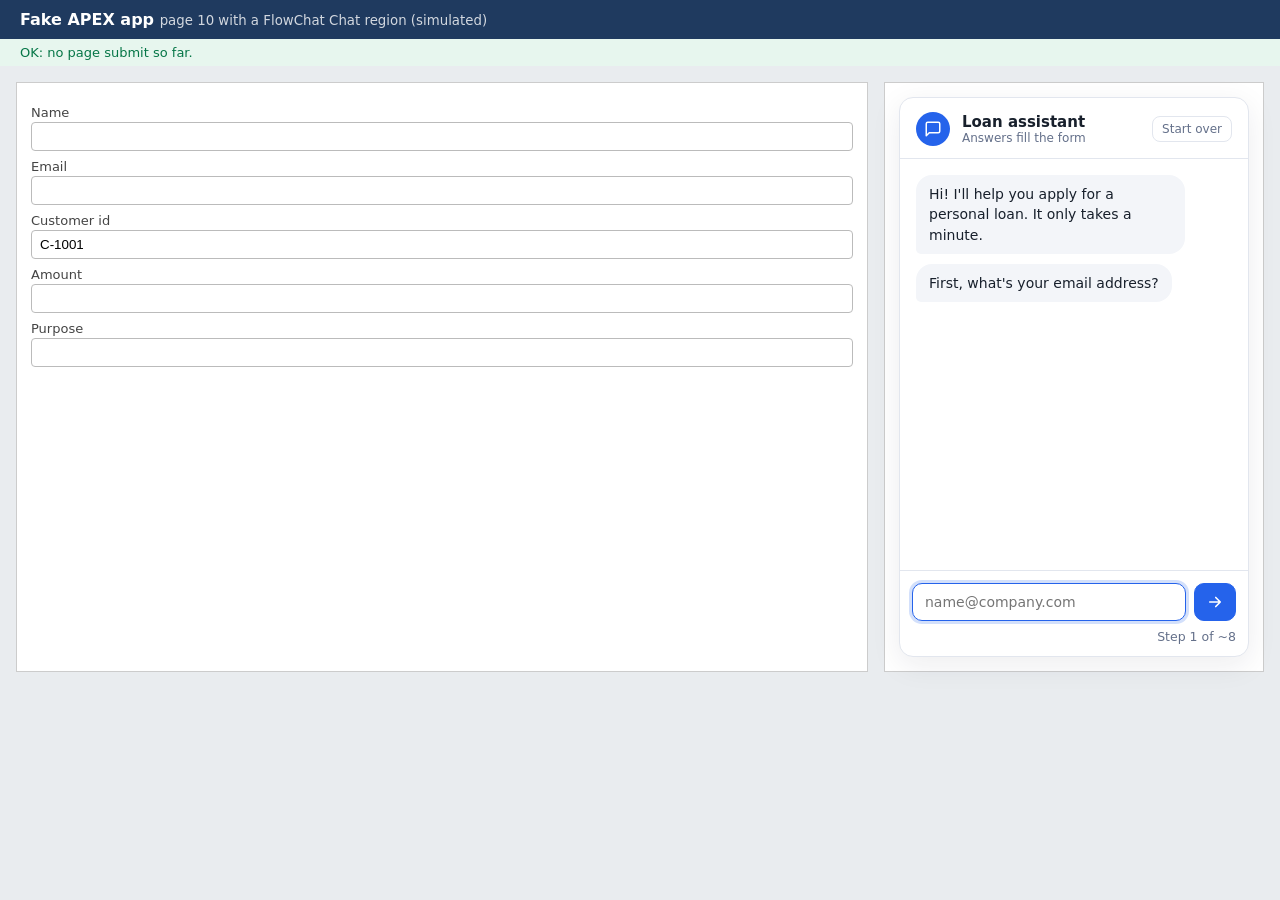
<file: tests/apex-chat-plugin-test.html>
<!doctype html>
<html lang="en">
<head>
<meta charset="utf-8">
<meta name="viewport" content="width=device-width, initial-scale=1">
<title>Chat Plugin Test</title>
<!--
  The chat widget as the FlowChat Chat region plugin renders it (apex/region_type_plugin_com_flowchat_chat.sql):
  transport "apex" with an ajax-identifier, so every call goes through apex.server.plugin.
  The fake apex.server.plugin below plays the plugin's AJAX function with the JS engine:
    x04 = start  starts the region's flow (the flow id the browser sends is ignored)
    x04 = input  continues a conversation, only one of the region's flow
  and a fake apex.item writes into the form, like page items. Like APEX, the page is one <form>.
  Console: FakeChat.log (every AJAX call), FakeChat.forgedStart() / FakeChat.forgedInput().
-->
<style>
  body { margin: 0; font-family: system-ui, sans-serif; background: #e9ecef; }
  .t-Header { background: #1f3a5f; color: #fff; padding: 10px 20px; font-weight: 600; }
  .t-Header small { font-weight: 400; opacity: .8; }
  .cols { display: grid; grid-template-columns: 1fr 380px; gap: 16px; padding: 16px; }
  .t-Region { background: #fff; border: 1px solid #ccc; padding: 14px; }
  label { display: block; font-size: 13px; margin: 8px 0 2px; color: #444; }
  input { width: 100%; box-sizing: border-box; padding: 6px 8px; border: 1px solid #bbb; border-radius: 4px; }
  #status { padding: 6px 20px; font-size: 13px; }
  #status.bad { background: #fdecea; color: #b42318; } #status.ok { background: #e7f6ee; color: #067647; }
  @media (max-width: 760px) { .cols { grid-template-columns: 1fr; } }
</style>
</head>
<body>
<form id="wwvFlowForm" action="" method="get" novalidate>
  <input type="hidden" name="submitted" value="yes">
  <div class="t-Header">Fake APEX app <small>page 10 with a FlowChat Chat region (simulated)</small></div>
  <div id="status"></div>
  <div class="cols">
    <div class="t-Region">
      <label for="P10_APPLICANT_NAME">Name</label><input id="P10_APPLICANT_NAME">
      <label for="P10_EMAIL">Email</label><input id="P10_EMAIL">
      <label for="P10_CUSTOMER_ID">Customer id</label><input id="P10_CUSTOMER_ID" value="C-1001">
      <label for="P10_AMOUNT">Amount</label><input id="P10_AMOUNT">
      <label for="P10_PURPOSE">Purpose</label><input id="P10_PURPOSE">
    </div>
    <div class="t-Region" id="loan_chat">
      <!-- exactly what the plugin's render function writes (static id loan_chat) -->
      <flow-chat id="loan_chat_chat" flow="loan_application" transport="apex" adapter="apex"
                 ajax-identifier="CHAT_PLUGIN_AJAX_ID" heading="Loan assistant" subheading="Answers fill the form"
                 context="customer_id:P10_CUSTOMER_ID" style="--fc-height: 560px"></flow-chat>
    </div>
  </div>
</form>
<script>
  (function () {
    var s = document.getElementById('status');
    var submitted = new URLSearchParams(location.search).has('submitted');
    s.className = submitted ? 'bad' : 'ok';
    s.textContent = submitted ? 'FAIL: the page form was submitted (page reloaded).' : 'OK: no page submit so far.';
  })();
</script>
<script src="../widget/flowchat-engine.js"></script>
<script src="../demo/demo-connectors.js"></script>
<script src="../demo/demo-lovs.js"></script>
<script>
  // The region's attributes, as the plugin's AJAX function reads them.
  var REGION = { ajaxId: 'CHAT_PLUGIN_AJAX_ID', flow: 'loan_application', version: null };
  var enginePromise = fetch('../flows/loan_application.json').then(function (r) { return r.json(); }).then(function (flow) {
    return FlowChatEngine.createEngine({ flows: [flow], connectors: FlowChatDemoConnectors, lovs: FlowChatDemoLovs });
  });
  var sessionFlow = {};   // like FC_SESSIONS.flow_id

  function deferred() {
    var d = { _done: [], _fail: [] };
    d.done = function (fn) { d._done.push(fn); return d; };
    d.fail = function (fn) { d._fail.push(fn); return d; };
    d.resolve = function (v) { setTimeout(function () { d._done.forEach(function (fn) { fn(v); }); }, 60); };
    return d;
  }
  // The plugin's ajax function.
  function pluginAjax(data) {
    return enginePromise.then(function (eng) {
      if (data.x04 === 'start') {
        return eng.start(REGION.flow, JSON.parse(data.x02 || '{}')).then(function (t) { sessionFlow[t.sessionId] = REGION.flow; return t; });
      }
      if (sessionFlow[data.x01] !== REGION.flow) return { error: 'This conversation does not belong to this chat region. Please start again.' };
      return eng.input(data.x01, JSON.parse(data.p_clob_01 || data.x02 || '{}'));
    }).catch(function (e) { return { error: e.message }; });
  }

  window.FakeChat = {
    log: [],
    forgedStart: function () { return apex.server.plugin(REGION.ajaxId, { x04: 'start', x01: 'some_other_flow', x02: '{}' }); },
    forgedInput: function () { return apex.server.plugin(REGION.ajaxId, { x04: 'input', x01: 'not-a-session', x02: '{"value":"x"}' }); }
  };
  window.apex = {
    server: {
      process: function (name) { throw new Error('The plugin region must not call apex.server.process (' + name + ').'); },
      plugin: function (ajaxId, data) {
        var d = deferred();
        FakeChat.log.push({ ajaxId: ajaxId, x04: data.x04, x01: data.x01 });
        if (ajaxId !== REGION.ajaxId) { d.resolve(JSON.stringify({ error: 'Unknown AJAX identifier.' })); return d; }
        pluginAjax(data).then(function (t) { d.resolve(JSON.stringify(t)); });
        return d;
      }
    },
    item: function (name) {
      var el = document.getElementById(name);
      return { node: el, getValue: function () { return el ? el.value : ''; }, setValue: function (v) { if (el) el.value = v === null || v === undefined ? '' : v; } };
    }
  };
</script>
<script src="../widget/flowchat.js"></script>
</body>
</html>
</file>
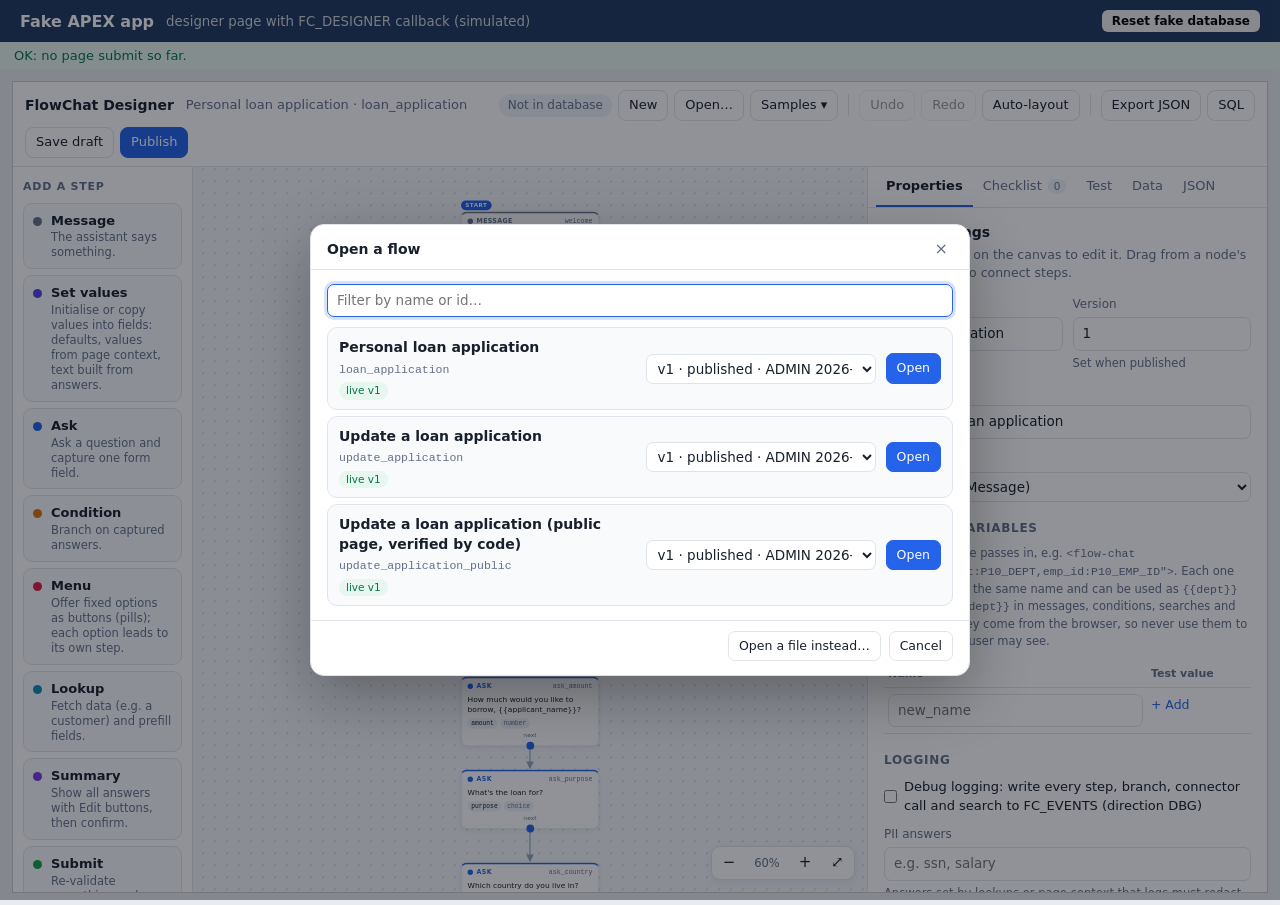
<file: tests/apex-designer-db-test.html>
<!doctype html>
<html lang="en">
<head>
<meta charset="utf-8">
<meta name="viewport" content="width=device-width, initial-scale=1">
<title>Designer DB Test</title>
<!--
  The designer in database mode (data-backend="apex") against tests/fake-apex-backend.js, which
  emulates the FC_DESIGNER Ajax Callback. Like APEX, the whole page is one <form>.
  Console helpers: FakeApex.reset(), FakeApex.otherDesignerSaves('loan_application'), FakeApex.db
-->
<link rel="stylesheet" href="../designer/designer.css">
<style>
  body { margin: 0; font-family: system-ui, sans-serif; background: #e9ecef; }
  .t-Header { background: #1f3a5f; color: #fff; padding: 10px 20px; font-weight: 600; display: flex; gap: 12px; align-items: center; }
  .t-Header small { font-weight: 400; opacity: .8; }
  .t-Header button { margin-left: auto; font: inherit; font-size: 12px; padding: 4px 10px; border-radius: 6px; border: 0; cursor: pointer; }
  .t-Region { margin: 12px; background: #fff; border: 1px solid #ccc; }
  #status { padding: 6px 14px; font-size: 13px; }
  #status.bad { background: #fdecea; color: #b42318; } #status.ok { background: #e7f6ee; color: #067647; }
</style>
</head>
<body>
<form id="wwvFlowForm" action="" method="get" novalidate>
  <input type="hidden" name="submitted" value="yes">
  <div class="t-Header">Fake APEX app <small>designer page with FC_DESIGNER callback (simulated)</small>
    <button type="button" onclick="FakeApex.reset().then(() => { localStorage.removeItem('flowchat-designer:v1'); location.reload(); })">Reset fake database</button>
  </div>
  <div id="status"></div>
  <div class="t-Region">
    <div id="fcd-root" data-backend="apex" data-process="FC_DESIGNER" data-flows-base="../flows/" style="--fcd-height: calc(100vh - 90px)"></div>
  </div>
</form>
<script>
  (function () {
    var s = document.getElementById('status');
    var submitted = new URLSearchParams(location.search).has('submitted');
    s.className = submitted ? 'bad' : 'ok';
    s.textContent = submitted ? 'FAIL: the page form was submitted (page reloaded).' : 'OK: no page submit so far.';
  })();
</script>
<script src="../demo/demo-lovs.js"></script>
<script src="fake-apex-backend.js"></script>
<script src="../widget/flowchat-engine.js"></script>
<script src="../widget/flowchat.js"></script>
<script src="../designer/designer.js"></script>
</body>
</html>
</file>
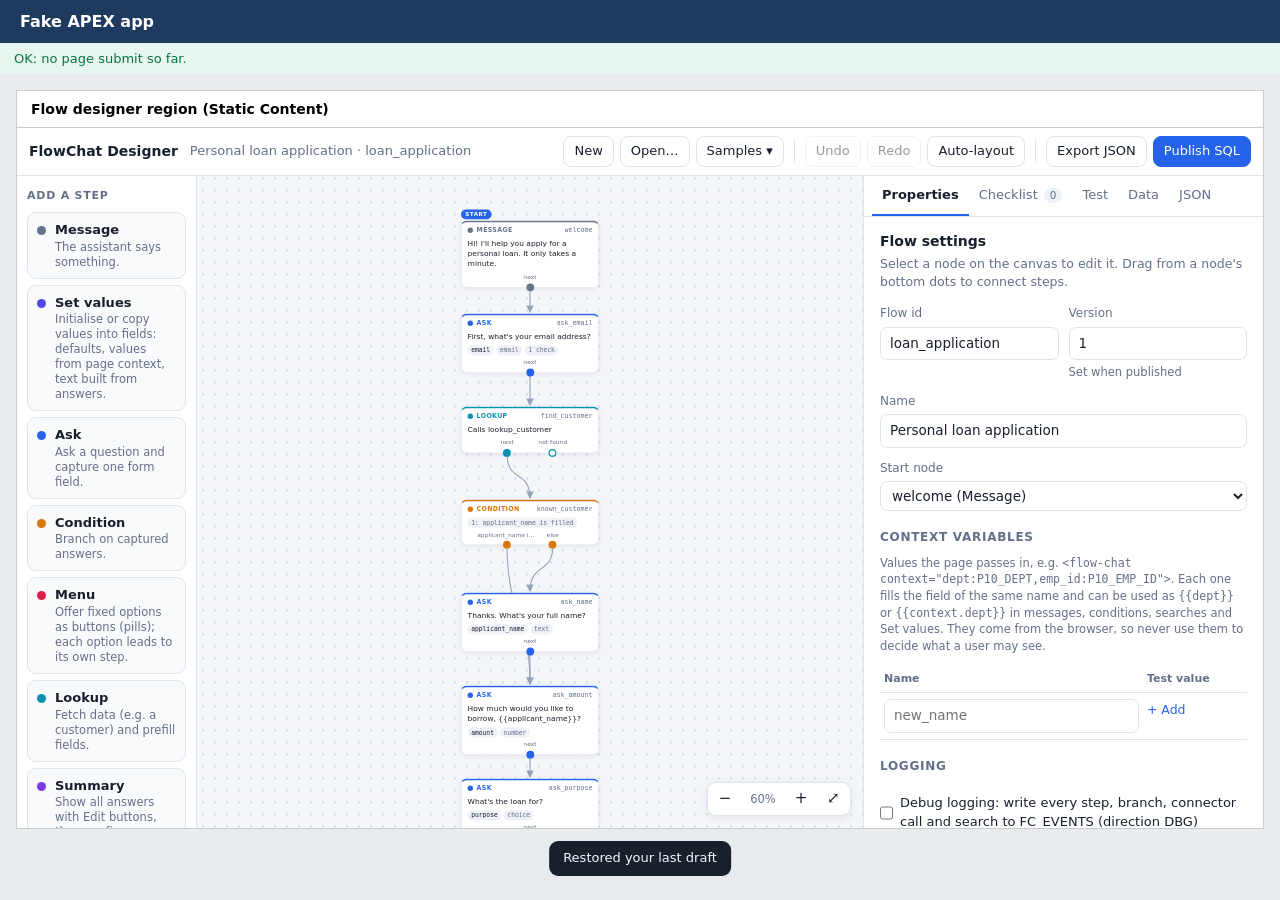
<file: tests/apex-embed-test.html>
<!doctype html>
<html lang="en">
<head>
<meta charset="utf-8">
<meta name="viewport" content="width=device-width, initial-scale=1">
<title>APEX Embed Test</title>
<!--
  Reproduces how APEX hosts the designer: the entire page is one <form> (like wwvFlowForm),
  and the host has broad global styles. If any designer control submits the form, the URL
  gains ?submitted=... and the banner turns red.
-->
<link rel="stylesheet" href="../designer/designer.css">
<style>
  body { margin: 0; font-family: Georgia, serif; background: #e9ecef; }
  /* hostile host styles, similar in spirit to a theme's globals */
  button { background: hotpink; text-transform: uppercase; letter-spacing: 3px; padding: 14px; }
  input, select, textarea { border: 3px solid orange; height: 60px; }
  * { box-sizing: content-box; }
  .t-Header { background: #1f3a5f; color: #fff; padding: 12px 20px; font: 600 16px system-ui; }
  .t-Region { margin: 16px; background: #fff; border: 1px solid #ccc; }
  .t-Region-header { padding: 10px 14px; border-bottom: 1px solid #ccc; font: 600 14px system-ui; }
  #status { padding: 8px 14px; font: 13px system-ui; }
  #status.bad { background: #fdecea; color: #b42318; } #status.ok { background: #e7f6ee; color: #067647; }
</style>
</head>
<body>
<form id="wwvFlowForm" action="" method="get" novalidate>
  <input type="hidden" name="submitted" value="yes">
  <div class="t-Header">Fake APEX app</div>
  <div id="status"></div>
  <div class="t-Region">
    <div class="t-Region-header">Flow designer region (Static Content)</div>
    <div id="fcd-root" data-flows-base="../flows/" style="--fcd-height: 700px"></div>
  </div>
</form>
<script>
  const s = document.getElementById('status');
  const submitted = new URLSearchParams(location.search).has('submitted');
  s.className = submitted ? 'bad' : 'ok';
  s.textContent = submitted ? 'FAIL: the page form was submitted (page reloaded).' : 'OK: no page submit so far.';
</script>
<script src="../widget/flowchat-engine.js"></script>
<script src="../widget/flowchat.js"></script>
<script src="../designer/designer.js"></script>
</body>
</html>
</file>
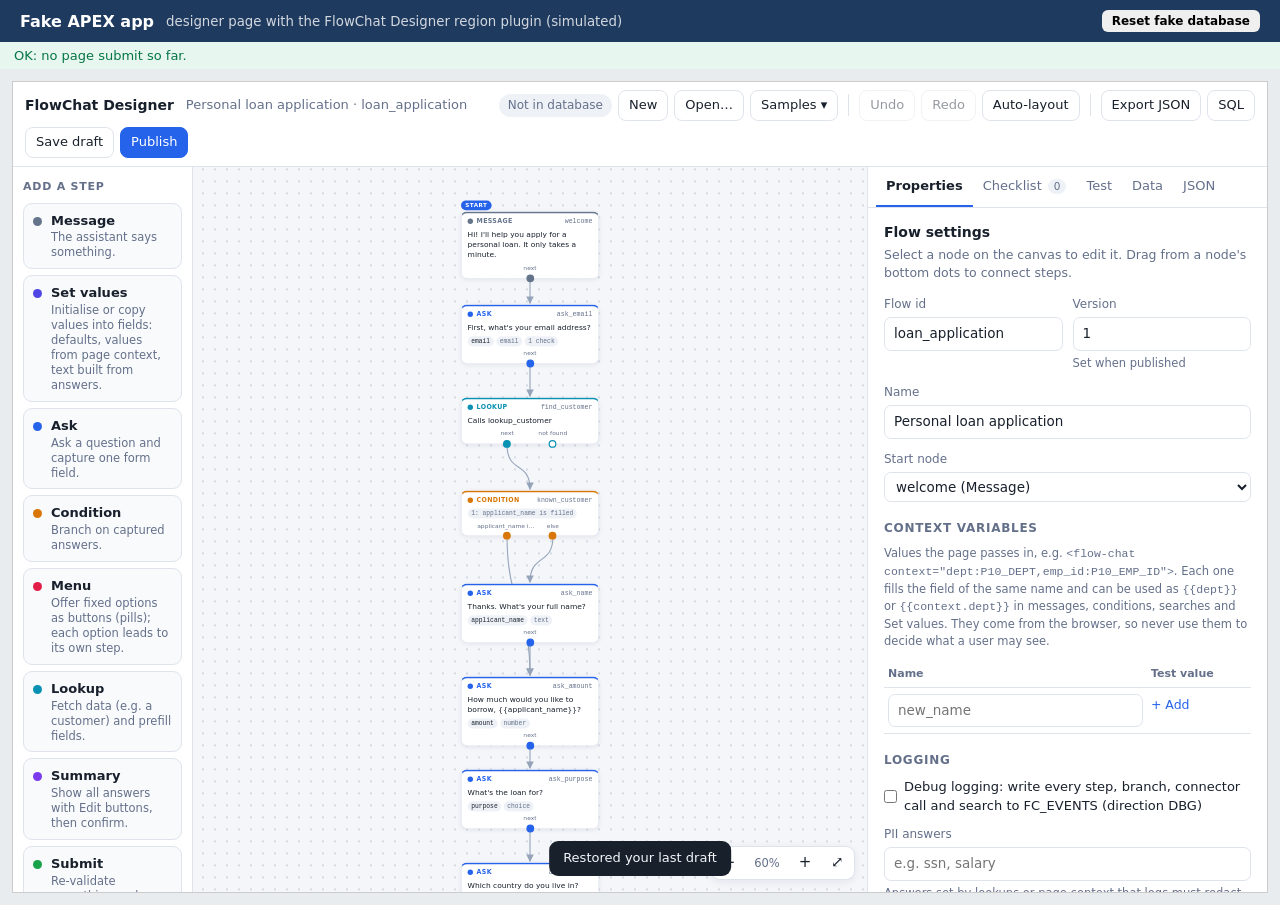
<file: tests/apex-plugin-test.html>
<!doctype html>
<html lang="en">
<head>
<meta charset="utf-8">
<meta name="viewport" content="width=device-width, initial-scale=1">
<title>Designer Plugin Test</title>
<!--
  The designer as the region plugin renders it: database mode through the plugin's AJAX callback
  (apex.server.plugin), against tests/fake-apex-backend.js. Like APEX, the whole page is one <form>.
  Console helpers: FakeApex.reset(), FakeApex.otherDesignerSaves('loan_application'), FakeApex.db
-->
<link rel="stylesheet" href="../designer/designer.css">
<style>
  body { margin: 0; font-family: system-ui, sans-serif; background: #e9ecef; }
  .t-Header { background: #1f3a5f; color: #fff; padding: 10px 20px; font-weight: 600; display: flex; gap: 12px; align-items: center; }
  .t-Header small { font-weight: 400; opacity: .8; }
  .t-Header button { margin-left: auto; font: inherit; font-size: 12px; padding: 4px 10px; border-radius: 6px; border: 0; cursor: pointer; }
  .t-Region { margin: 12px; background: #fff; border: 1px solid #ccc; }
  #status { padding: 6px 14px; font-size: 13px; }
  #status.bad { background: #fdecea; color: #b42318; } #status.ok { background: #e7f6ee; color: #067647; }
</style>
</head>
<body>
<form id="wwvFlowForm" action="" method="get" novalidate>
  <input type="hidden" name="submitted" value="yes">
  <div class="t-Header">Fake APEX app <small>designer page with the FlowChat Designer region plugin (simulated)</small>
    <button type="button" onclick="FakeApex.reset().then(() => { localStorage.removeItem('flowchat-designer:v1'); location.reload(); })">Reset fake database</button>
  </div>
  <div id="status"></div>
  <div class="t-Region">
    <!-- exactly what the region plugin's render function writes (flows base = the plugin files) -->
    <div id="fcd-root" data-backend="apex" data-ajax-identifier="PLUGIN_AJAX_ID_FOR_TESTS" data-flows-base="../flows/" style="--fcd-height: calc(100vh - 90px)"></div>
  </div>
</form>
<script>
  (function () {
    var s = document.getElementById('status');
    var submitted = new URLSearchParams(location.search).has('submitted');
    s.className = submitted ? 'bad' : 'ok';
    s.textContent = submitted ? 'FAIL: the page form was submitted (page reloaded).' : 'OK: no page submit so far.';
  })();
</script>
<script src="../demo/demo-lovs.js"></script>
<script src="fake-apex-backend.js"></script>
<script src="../widget/flowchat-engine.js"></script>
<script src="../widget/flowchat.js"></script>
<script src="../designer/designer.js"></script>
</body>
</html>
</file>
<file: designer/designer.css>
/*
 * FlowChat Designer styles. Every rule is scoped under .fcd so the designer can be embedded
 * in an APEX page (or any page) without restyling the host, and with enough specificity
 * that host styles don't leak in.
 *
 * Host knobs:  #fcd-root { --fcd-height: 80vh; }   data-theme="light" | "dark" on #fcd-root
 */
.fcd {
  --bg: #f4f6fa; --panel: #ffffff; --panel-2: #f8fafc; --text: #18202c; --muted: #64708a; --border: #dfe4ec;
  --accent: #2563eb; --accent-text: #fff; --grid: #d5dbe5; --edge: #94a3b8; --chip: #eef2f7;
  --err: #d92d20; --err-bg: #fdecea; --warn: #b54708; --warn-bg: #fef4e6; --ok: #067647; --ok-bg: #e7f6ee;
  --shadow: 0 2px 8px rgba(20, 30, 50, .08);
  --mono: ui-monospace, "Cascadia Mono", Consolas, monospace;
}
@media (prefers-color-scheme: dark) {
  .fcd:not([data-theme="light"]) {
    --bg: #0d1117; --panel: #161b24; --panel-2: #1b2230; --text: #e8ecf3; --muted: #97a1b6; --border: #2c3545;
    --grid: #253043; --edge: #5b6b85; --chip: #232c3b;
    --err: #ff8a80; --err-bg: #3a1f1f; --warn: #f5b25c; --warn-bg: #3a2c16; --ok: #6ee7a8; --ok-bg: #163126;
    --shadow: 0 2px 10px rgba(0, 0, 0, .4);
  }
}
.fcd[data-theme="dark"] {
  --bg: #0d1117; --panel: #161b24; --panel-2: #1b2230; --text: #e8ecf3; --muted: #97a1b6; --border: #2c3545;
  --grid: #253043; --edge: #5b6b85; --chip: #232c3b;
  --err: #ff8a80; --err-bg: #3a1f1f; --warn: #f5b25c; --warn-bg: #3a2c16; --ok: #6ee7a8; --ok-bg: #163126;
  --shadow: 0 2px 10px rgba(0, 0, 0, .4);
}

.fcd {
  position: relative; display: grid; grid-template-rows: auto 1fr; grid-template-columns: minmax(0, 1fr);
  height: var(--fcd-height, 80vh); min-height: 520px; overflow: hidden;
  background: var(--bg); color: var(--text);
  font: 14px/1.45 system-ui, -apple-system, "Segoe UI", Roboto, sans-serif; text-align: left;
}
.fcd *, .fcd *::before, .fcd *::after { box-sizing: border-box; }
.fcd button { font: inherit; color: inherit; margin: 0; text-transform: none; letter-spacing: normal; }
.fcd h3, .fcd h4, .fcd p { margin-top: 0; }
.fcd .mono { font-family: var(--mono); }

/* ---------- top bar */
.fcd .bar { display: flex; align-items: center; gap: 6px; padding: 8px 12px; background: var(--panel); border-bottom: 1px solid var(--border); flex-wrap: wrap; }
.fcd .brand { font-weight: 650; margin-right: 6px; white-space: nowrap; }
.fcd .flow-title { color: var(--muted); font-size: 13px; margin-right: auto; white-space: nowrap; overflow: hidden; text-overflow: ellipsis; max-width: 40vw; }
.fcd .tb { border: 1px solid var(--border); background: var(--panel); border-radius: 8px; padding: 5px 10px; font-size: 13px; cursor: pointer; white-space: nowrap; }
.fcd .tb:hover { border-color: var(--muted); }
.fcd .tb.primary { background: var(--accent); border-color: var(--accent); color: var(--accent-text); }
.fcd .tb:disabled { opacity: .45; cursor: default; }
.fcd .sep { width: 1px; height: 22px; background: var(--border); margin: 0 4px; }

/* ---------- layout */
.fcd .main { display: grid; grid-template-columns: 180px minmax(0, 1fr) 400px; min-height: 0; min-width: 0; }
.fcd .tab-body { min-width: 0; }
.fcd .palette { background: var(--panel); border-right: 1px solid var(--border); padding: 12px 10px; overflow: auto; }
.fcd .palette h3, .fcd .section-title { font-size: 11px; text-transform: uppercase; letter-spacing: .07em; color: var(--muted); margin: 0 0 8px; font-weight: 600; }
.fcd .pal { display: flex; gap: 9px; align-items: flex-start; width: 100%; text-align: left; border: 1px solid var(--border); background: var(--panel-2);
  border-radius: 9px; padding: 8px 9px; margin-bottom: 6px; cursor: grab; }
.fcd .pal:hover { border-color: var(--c); }
.fcd .pal .dot { margin-top: 5px; }
.fcd .pal b { display: block; font-size: 13px; }
.fcd .pal small { display: block; color: var(--muted); font-size: 11.5px; line-height: 1.3; }
.fcd .palette .tips { font-size: 11.5px; color: var(--muted); margin-top: 14px; line-height: 1.5; }
.fcd .palette .tips kbd { font-family: var(--mono); font-size: 10.5px; border: 1px solid var(--border); border-radius: 4px; padding: 0 4px; }
.fcd .dot { width: 9px; height: 9px; border-radius: 50%; background: var(--c); flex: none; display: inline-block; }

/* ---------- canvas */
.fcd .canvas { position: relative; overflow: hidden; touch-action: none; cursor: default;
  background-color: var(--bg);
  background-image: radial-gradient(circle, var(--grid) 1.1px, transparent 1.2px);
  background-size: 20px 20px; }
.fcd .canvas.panning { cursor: grabbing; }
.fcd .world { position: absolute; left: 0; top: 0; transform-origin: 0 0; }
.fcd svg.edges { position: absolute; left: 0; top: 0; width: 1px; height: 1px; overflow: visible; }
.fcd path.edge { fill: none; stroke: var(--edge); stroke-width: 1.8; }
.fcd path.edge.sel { stroke: var(--accent); stroke-width: 2.6; }
.fcd path.edge.temp { stroke: var(--accent); stroke-dasharray: 6 5; }
.fcd path.hit { fill: none; stroke: transparent; stroke-width: 14; cursor: pointer; pointer-events: stroke; }
.fcd path.hit:hover + path.edge { stroke: var(--accent); }

.fcd .node { position: absolute; width: 230px; background: var(--panel); border: 1px solid var(--border); border-top: 3px solid var(--c);
  border-radius: 10px; box-shadow: var(--shadow); cursor: grab; user-select: none; padding-bottom: 24px; }
.fcd .node:active { cursor: grabbing; }
.fcd .node.selected { outline: 2px solid var(--accent); outline-offset: 2px; }
.fcd .node.has-error { box-shadow: 0 0 0 2px var(--err), var(--shadow); }
.fcd .node.has-warning { box-shadow: 0 0 0 2px var(--warn), var(--shadow); }
.fcd .nh { display: flex; align-items: center; gap: 6px; padding: 6px 10px 5px; font-size: 11.5px; }
.fcd .nh .type { font-weight: 650; color: var(--c); text-transform: uppercase; letter-spacing: .05em; font-size: 10.5px; }
.fcd .nh .nid { margin-left: auto; color: var(--muted); font-family: var(--mono); font-size: 11px; max-width: 130px; overflow: hidden; text-overflow: ellipsis; white-space: nowrap; }
.fcd .nb { padding: 0 10px 6px; font-size: 12.5px; line-height: 1.35; display: -webkit-box; -webkit-line-clamp: 3; -webkit-box-orient: vertical; overflow: hidden; overflow-wrap: anywhere; }
.fcd .nb.empty { color: var(--muted); font-style: italic; }
.fcd .nchips { padding: 0 10px 4px; display: flex; flex-wrap: wrap; gap: 4px; }
.fcd .chip { font-family: var(--mono); font-size: 10.5px; padding: 1px 6px; border-radius: 999px; background: var(--chip); color: var(--muted); }
.fcd .chip.slot { color: var(--text); }
.fcd .start-pill { position: absolute; top: -21px; left: -1px; font-size: 9.5px; font-weight: 700; letter-spacing: .08em; color: var(--accent-text);
  background: var(--accent); padding: 1px 7px; border-radius: 999px; }
.fcd .port { position: absolute; bottom: -7px; width: 13px; height: 13px; margin-left: -6.5px; border-radius: 50%; background: var(--panel);
  border: 2px solid var(--c); cursor: crosshair; z-index: 2; }
.fcd .port:hover { transform: scale(1.3); }
.fcd .port.linked { background: var(--c); }
.fcd .plabel { position: absolute; bottom: 14px; left: 50%; transform: translateX(-50%); font-size: 10px; color: var(--muted); white-space: nowrap;
  max-width: 100px; overflow: hidden; text-overflow: ellipsis; pointer-events: none; }

.fcd .zoom { position: absolute; right: 12px; bottom: 12px; display: flex; gap: 4px; align-items: center; background: var(--panel);
  border: 1px solid var(--border); border-radius: 9px; padding: 3px; box-shadow: var(--shadow); }
.fcd .zoom button { border: 0; background: none; width: 28px; height: 26px; border-radius: 6px; cursor: pointer; font-size: 15px; padding: 0; }
.fcd .zoom button:hover { background: var(--chip); }
.fcd .zoom span { font-size: 11.5px; color: var(--muted); min-width: 40px; text-align: center; }
.fcd .quick { position: absolute; z-index: 10; background: var(--panel); border: 1px solid var(--border); border-radius: 10px; box-shadow: var(--shadow); padding: 5px; min-width: 150px; }
.fcd .quick div { font-size: 11px; color: var(--muted); padding: 3px 8px; }
.fcd .quick button { display: flex; gap: 8px; align-items: center; width: 100%; border: 0; background: none; padding: 6px 8px; border-radius: 6px; cursor: pointer; text-align: left; }
.fcd .quick button:hover { background: var(--chip); }

/* ---------- side panel */
.fcd .panel { background: var(--panel); border-left: 1px solid var(--border); display: flex; flex-direction: column; min-height: 0; min-width: 0; }
.fcd .tab-body > *, .fcd .card { min-width: 0; max-width: 100%; }
.fcd .tabs { display: flex; border-bottom: 1px solid var(--border); padding: 0 8px; flex: none; }
.fcd .tabs button { border: 0; background: none; padding: 10px 10px 9px; cursor: pointer; color: var(--muted); border-bottom: 2px solid transparent; border-radius: 0; font-size: 13px; display: flex; gap: 6px; align-items: center; }
.fcd .tabs button.active { color: var(--text); border-bottom-color: var(--accent); font-weight: 550; }
.fcd .badge { font-size: 10.5px; border-radius: 999px; padding: 0 6px; background: var(--chip); color: var(--muted); }
.fcd .badge.err { background: var(--err-bg); color: var(--err); }
.fcd .badge.warn { background: var(--warn-bg); color: var(--warn); }
.fcd .tab-body { flex: 1; overflow: auto; padding: 14px 16px 24px; min-height: 0; }
.fcd .tab-body[hidden] { display: none; }

.fcd .ptitle { display: flex; align-items: center; gap: 8px; margin-bottom: 4px; font-weight: 600; }
.fcd .ptitle b { color: var(--c); text-transform: uppercase; letter-spacing: .05em; font-size: 12px; }
.fcd .pdesc { color: var(--muted); font-size: 12.5px; margin: 0 0 14px; }
.fcd .f { margin-bottom: 12px; }
.fcd .f > label { display: block; font-size: 12px; color: var(--muted); margin-bottom: 4px; font-weight: 500; }
.fcd .hint { font-size: 11.5px; color: var(--muted); margin-top: 4px; }
.fcd .in { width: 100%; font: inherit; font-size: 13.5px; color: var(--text); background: var(--panel); border: 1px solid var(--border);
  border-radius: 7px; padding: 6px 9px; margin: 0; height: auto; box-shadow: none; }
.fcd .in:focus { outline: none; border-color: var(--accent); box-shadow: 0 0 0 3px color-mix(in srgb, var(--accent) 18%, transparent); }
.fcd textarea.in { resize: vertical; min-height: 58px; }
.fcd select.in { padding: 5px 7px; }
.fcd .in.bad { border-color: var(--err); }
.fcd .grid2 { display: grid; grid-template-columns: 1fr 1fr; gap: 0 10px; }
.fcd .check { display: flex; align-items: center; gap: 7px; font-size: 13px; margin-bottom: 10px; cursor: pointer; }
.fcd .check input { margin: 0; }
.fcd .card { border: 1px solid var(--border); border-radius: 9px; padding: 10px; margin-bottom: 10px; background: var(--panel-2); }
.fcd .card-h { display: flex; align-items: center; gap: 6px; margin-bottom: 8px; font-size: 12.5px; font-weight: 600; }
.fcd .card-h .grow { flex: 1; }
.fcd .rowx { display: flex; gap: 5px; align-items: center; margin-bottom: 6px; }
.fcd .rowx > .in { min-width: 0; }
.fcd .x { border: 0; background: none; color: var(--muted); cursor: pointer; font-size: 16px; line-height: 1; padding: 2px 5px; border-radius: 5px; flex: none; }
.fcd .x:hover { color: var(--err); background: var(--err-bg); }
.fcd .x:disabled { opacity: .35; cursor: default; background: none; color: var(--muted); }
.fcd .lnk { border: 0; background: none; color: var(--accent); cursor: pointer; padding: 2px 0; font-size: 12.5px; }
.fcd .btn { border: 1px solid var(--border); background: var(--panel); border-radius: 7px; padding: 5px 10px; cursor: pointer; font-size: 12.5px; }
.fcd .btn:hover { border-color: var(--muted); }
.fcd .btn.danger { color: var(--err); }
.fcd .btn.danger:hover { border-color: var(--err); }
.fcd .btn.primary { background: var(--accent); color: var(--accent-text); border-color: var(--accent); }
.fcd .actions { display: flex; gap: 8px; margin-top: 18px; padding-top: 14px; border-top: 1px solid var(--border); flex-wrap: wrap; }
.fcd .chips-ins { display: flex; flex-wrap: wrap; gap: 4px; margin: -6px 0 12px; }
.fcd .chips-ins button { font-family: var(--mono); font-size: 10.5px; border: 1px dashed var(--border); background: none; border-radius: 999px; padding: 1px 7px; cursor: pointer; color: var(--muted); }
.fcd .chips-ins button:hover { color: var(--accent); border-color: var(--accent); }
.fcd details.adv { margin: 6px 0 4px; }
.fcd details.adv summary { cursor: pointer; font-size: 12.5px; color: var(--muted); margin-bottom: 8px; }
.fcd h4.sub { font-size: 12px; text-transform: uppercase; letter-spacing: .06em; color: var(--muted); margin: 18px 0 8px; font-weight: 600; }

/* problems & checklist */
.fcd .prob { display: flex; gap: 8px; align-items: flex-start; padding: 7px 9px; border-radius: 8px; margin-bottom: 6px; font-size: 12.5px; cursor: pointer; }
.fcd .prob.error { background: var(--err-bg); color: var(--err); }
.fcd .prob.warning { background: var(--warn-bg); color: var(--warn); }
.fcd .prob .where { font-family: var(--mono); font-size: 11px; opacity: .85; margin-left: auto; white-space: nowrap; }
.fcd .allgood { background: var(--ok-bg); color: var(--ok); border-radius: 8px; padding: 9px 11px; font-size: 13px; }
.fcd table.cov { width: 100%; border-collapse: collapse; font-size: 12px; }
.fcd table.cov th { text-align: left; font-weight: 600; color: var(--muted); font-size: 11px; padding: 5px 4px; border-bottom: 1px solid var(--border); }
.fcd table.cov td { padding: 6px 4px; border-bottom: 1px solid var(--border); vertical-align: top; }
.fcd table.cov td.mono { font-size: 11.5px; }
.fcd .pill { font-size: 10.5px; border-radius: 999px; padding: 1px 7px; white-space: nowrap; }
.fcd .pill.always { background: var(--ok-bg); color: var(--ok); }
.fcd .pill.sometimes { background: var(--warn-bg); color: var(--warn); }
.fcd .pill.never { background: var(--chip); color: var(--muted); }

/* test tab */
.fcd .test-bar { display: flex; gap: 8px; align-items: center; margin-bottom: 10px; flex-wrap: wrap; }
.fcd .test-note { font-size: 12px; color: var(--muted); }
.fcd .test-note.stale { color: var(--warn); }
.fcd flow-chat.sim { --fc-height: 430px; --fc-radius: 12px; margin-bottom: 14px; }
.fcd pre.state { background: var(--panel-2); border: 1px solid var(--border); border-radius: 8px; padding: 9px; font-size: 11.5px; max-height: 200px; overflow: auto; margin: 0; color: var(--text); max-width: 100%; }
.fcd .mock pre.state { margin-top: 8px; max-height: 140px; font-size: 11px; }
.fcd .mock textarea { font-family: var(--mono); font-size: 12px; min-height: 70px; }

/* database status, dialogs */
.fcd .db-status { font-size: 12px; padding: 3px 9px; border-radius: 999px; white-space: nowrap; background: var(--chip); color: var(--muted); }
.fcd .db-status.dirty { background: var(--warn-bg); color: var(--warn); }
.fcd .db-status.pub { background: var(--ok-bg); color: var(--ok); }
.fcd .db-status.saved { background: color-mix(in srgb, var(--accent) 12%, var(--panel)); color: var(--accent); }
.fcd .db-status[hidden] { display: none; }
.fcd .modal-back { position: fixed; inset: 0; background: rgba(10, 15, 25, .45); display: grid; place-items: center; z-index: 900; padding: 16px; }
.fcd .modal { width: min(560px, 94vw); max-height: 86vh; display: flex; flex-direction: column; background: var(--panel); color: var(--text);
  border: 1px solid var(--border); border-radius: 14px; box-shadow: 0 20px 60px rgba(0, 0, 0, .3); }
.fcd .modal-head { display: flex; align-items: center; justify-content: space-between; padding: 14px 16px 10px; border-bottom: 1px solid var(--border); }
.fcd .modal-body { padding: 14px 16px; overflow: auto; display: flex; flex-direction: column; gap: 10px; min-height: 0; }
.fcd .modal-foot { padding: 10px 16px 14px; border-top: 1px solid var(--border); display: flex; justify-content: flex-end; gap: 8px; }
.fcd .modal-foot:empty { display: none; }
.fcd .flow-list { display: flex; flex-direction: column; gap: 6px; max-height: 46vh; overflow: auto; }
.fcd .flow-row { display: flex; align-items: center; gap: 10px; padding: 9px 11px; border: 1px solid var(--border); border-radius: 10px; background: var(--panel-2); text-align: left; }
.fcd .flow-row.current { border-color: var(--accent); }
.fcd .flow-row .grow { flex: 1; min-width: 0; }
.fcd .flow-row .badges { display: flex; gap: 5px; margin-top: 4px; flex-wrap: wrap; }
.fcd button.pick-row { cursor: pointer; width: 100%; font: inherit; color: var(--text); }
.fcd button.pick-row:hover { border-color: var(--accent); }
.fcd .cols { display: grid; grid-template-columns: repeat(auto-fill, minmax(230px, 1fr)); gap: 2px 12px; }
.fcd .cols .check { margin-bottom: 4px; }
.fcd .toast { position: fixed; left: 50%; bottom: 24px; transform: translateX(-50%) translateY(20px); background: var(--text); color: var(--bg);
  padding: 8px 14px; border-radius: 9px; font-size: 13px; opacity: 0; transition: .25s; pointer-events: none; z-index: 1000; }
.fcd .toast.show { opacity: 1; transform: translateX(-50%); }

@media (max-width: 1000px) {
  .fcd { height: auto; overflow: visible; grid-template-rows: auto auto; }
  .fcd .main { grid-template-columns: minmax(0, 1fr); }
  .fcd .palette { border-right: 0; border-bottom: 1px solid var(--border); display: flex; gap: 6px; overflow-x: auto; padding: 8px; }
  .fcd .palette h3, .fcd .palette .tips { display: none; }
  .fcd .pal { width: auto; min-width: 120px; margin: 0; }
  .fcd .pal small { display: none; }
  .fcd .canvas { height: 62vh; }
  .fcd .panel { border-left: 0; border-top: 1px solid var(--border); }
  .fcd .tab-body { flex: none; overflow: visible; }
  .fcd .flow-title { max-width: 100%; order: 10; flex-basis: 100%; }
}
@media (prefers-reduced-motion: reduce) { .fcd * { transition: none !important; } }
.fcd .hint.warn { color: var(--warn); }
</file>
